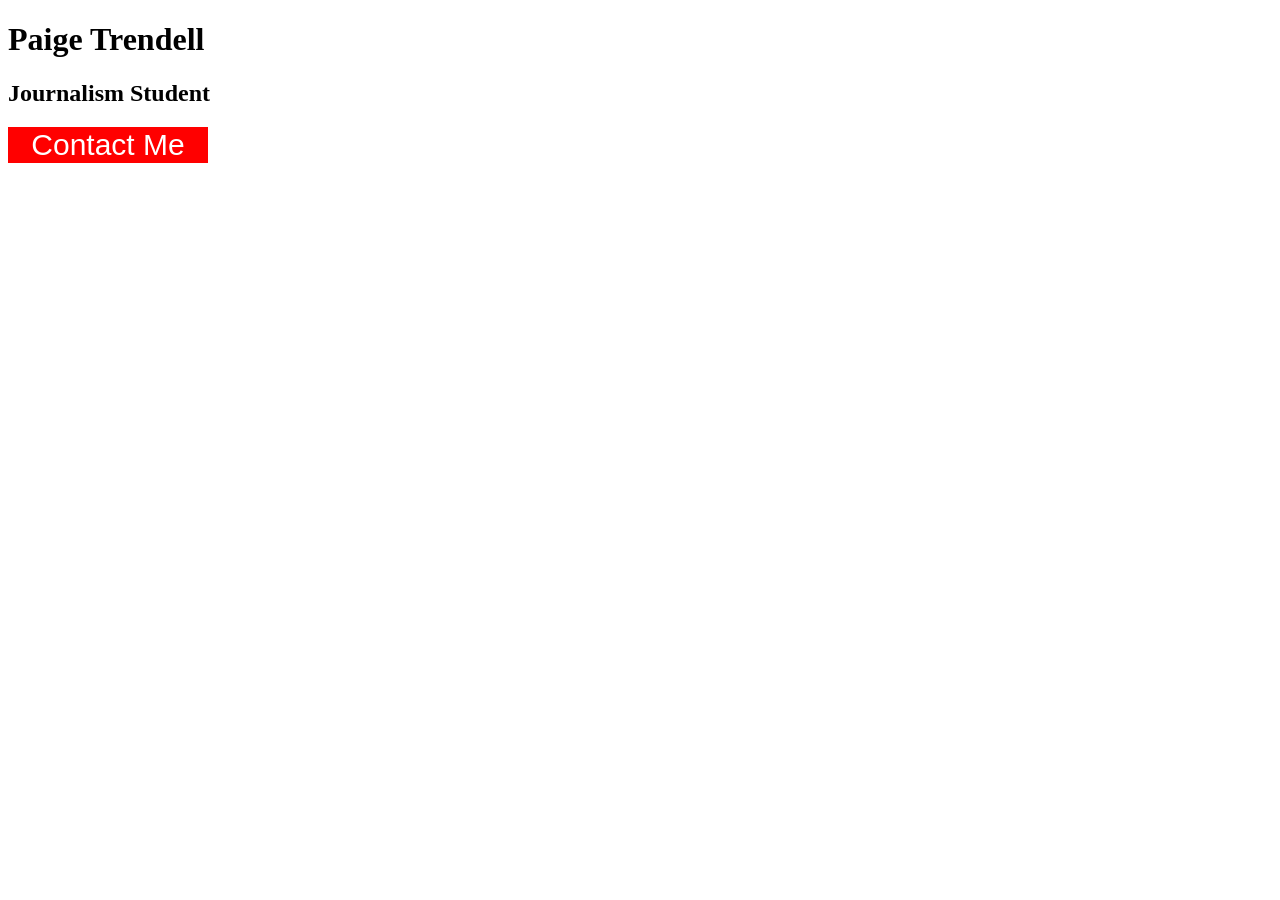
<file: button-assignment/index.html>
<!doctype html>
<html lang="en">
    <head>
        <title>Paige Trendell Button</title>
        <link href="style.css" rel="stylesheet" />
    </head>

    <body>
        <h1>Paige Trendell</h1>
        <h2>Journalism Student</h2>
        <button class="red-button">Contact Me</button>
    </body>
</html>
</file>
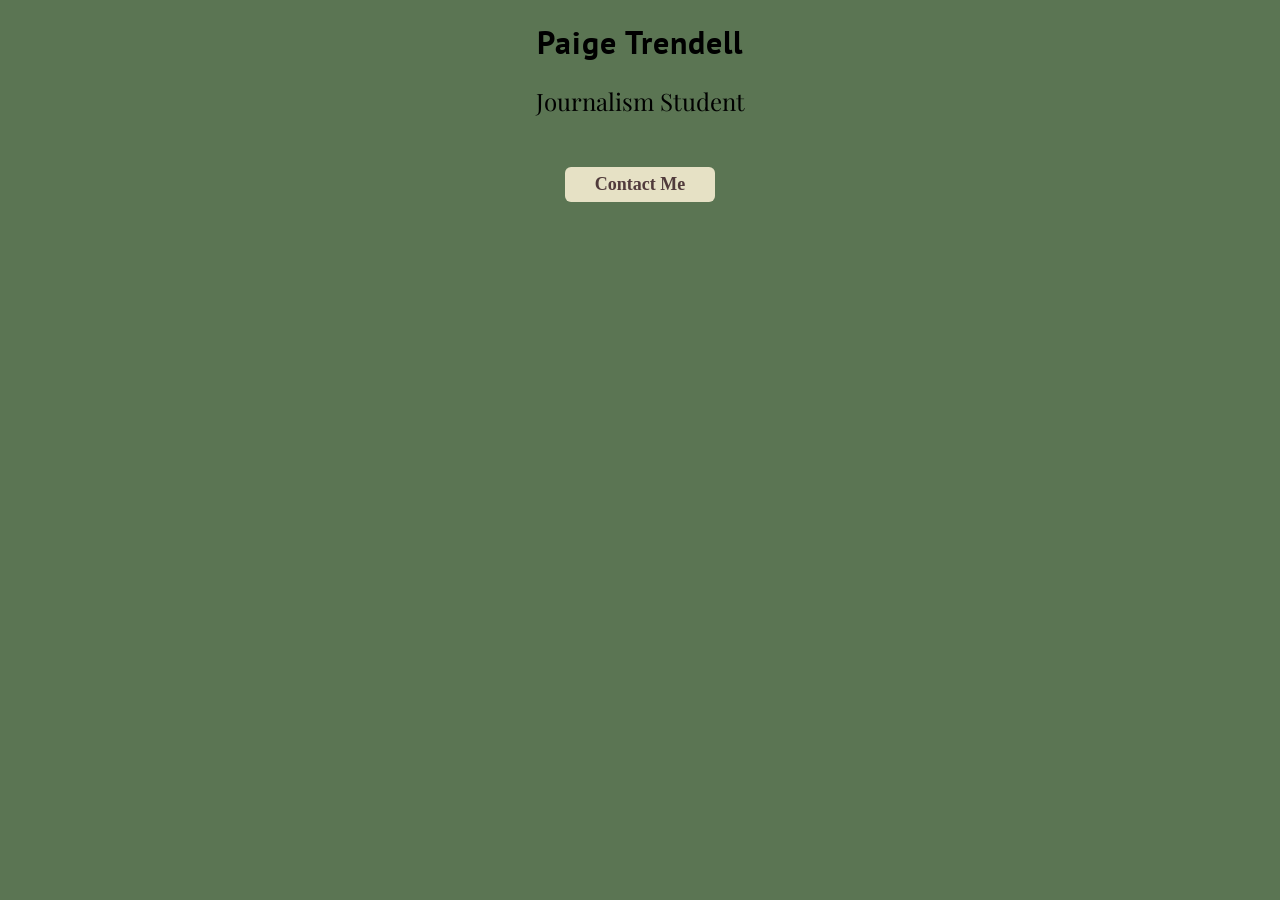
<file: contact-button-assignment/index.html>
<!doctype html>
<html lang="en">
    <head>
        <link rel="preconnect" href="https://fonts.googleapis.com" />
        <link rel="preconnect" href="https://fonts.gstatic.com" crossorigin />
        <link
            href="https://fonts.googleapis.com/css2?family=PT+Sans:ital,wght@0,400;0,700;1,400;1,700&family=Playfair+Display:ital,wght@0,400..900;1,400..900&display=swap"
            rel="stylesheet" />
        <link href="style.css" rel="stylesheet" />
        <title>Paige Trendell Button</title>
    </head>

    <body>
        <h1>Paige Trendell</h1>
        <h2>Journalism Student</h2>
        <button>Contact Me</button>
    </body>
</html>
</file>
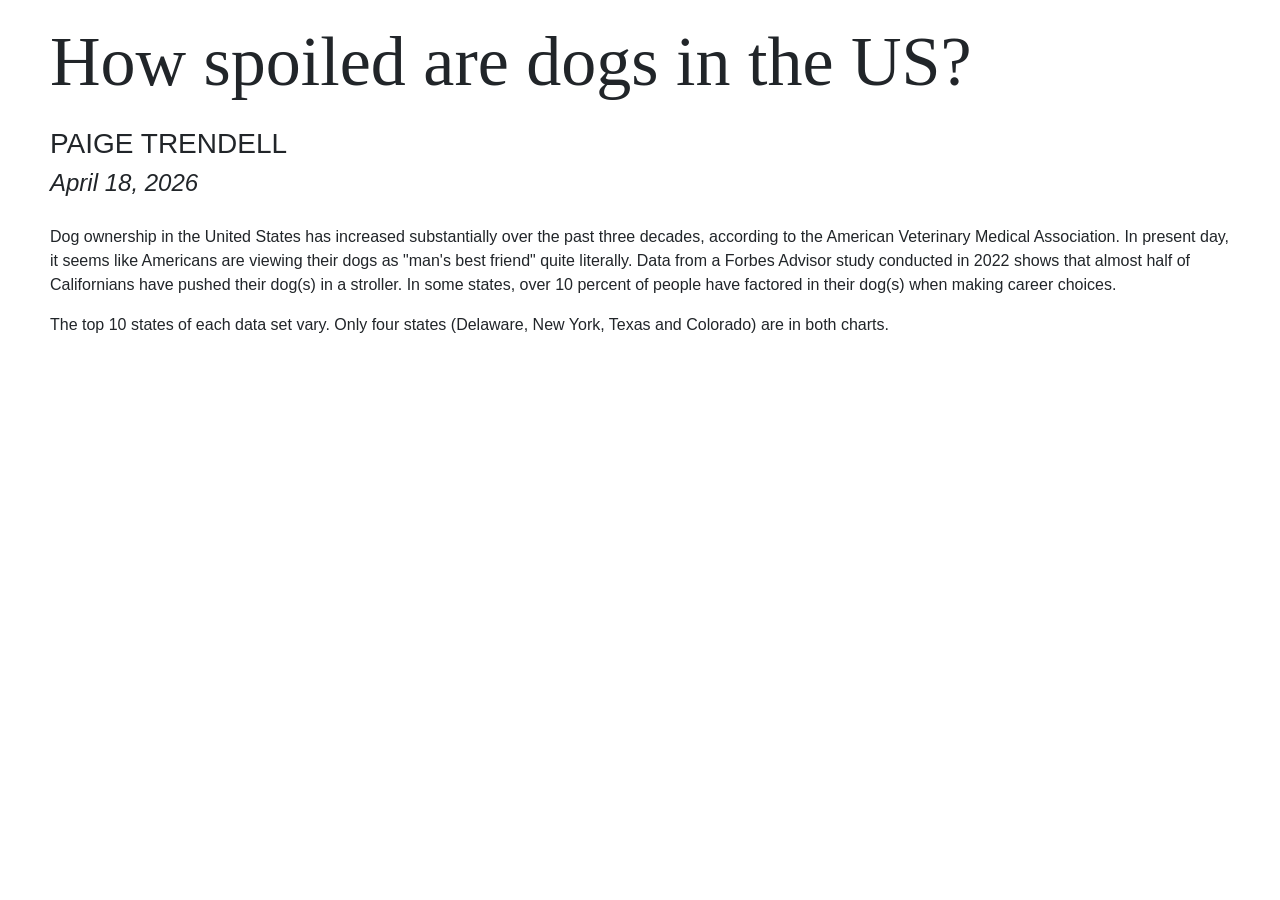
<file: data-viz-project/index.html>
<!doctype html>
<html lang="en">
          <head>
                    <title>Paige Trendell's Data Story</title>

                    <meta charset="utf-8" />

                    <meta name="viewport" content="width=device-width, initial-scale=1, shrink-to-fit=no" />

                    <!-- Bootstrap CSS -->

                    <link
                              href="https://cdn.jsdelivr.net/npm/bootstrap@5.3.8/dist/css/bootstrap.min.css"
                              rel="stylesheet"
                              integrity="sha384-sRIl4kxILFvY47J16cr9ZwB07vP4J8+LH7qKQnuqkuIAvNWLzeN8tE5YBujZqJLB"
                              crossorigin="anonymous" />
                    <link href="style.css" rel="stylesheet" />
          </head>

          <body>
                    <div id="article">
                              <h1>How spoiled are dogs in the US?</h1>

                              <h3 id="byline">Paige Trendell</h3>

                              <h4 id="date">April 18, 2026</h4>

                              <p>
                                        Dog ownership in the United States has increased substantially over the past
                                        three decades, according to the American Veterinary Medical Association. In
                                        present day, it seems like Americans are viewing their dogs as "man's best
                                        friend" quite literally. Data from a Forbes Advisor study conducted in 2022
                                        shows that almost half of Californians have pushed their dog(s) in a stroller.
                                        In some states, over 10 percent of people have factored in their dog(s) when
                                        making career choices.
                              </p>
                              <p>
                                        The top 10 states of each data set vary. Only four states (Delaware, New York,
                                        Texas and Colorado) are in both charts.
                              </p>

                              <div class="flourish-embed flourish-chart" data-src="visualisation/28599476">
                                        <script src="https://public.flourish.studio/resources/embed.js"></script>
                                        <noscript
                                                  ><img
                                                            src="https://public.flourish.studio/visualisation/28599476/thumbnail"
                                                            width="100%"
                                                            alt="visualization"
                                        /></noscript>
                              </div>

                              <div class="flourish-embed flourish-chart" data-src="visualisation/28599751">
                                        <script src="https://public.flourish.studio/resources/embed.js"></script>
                                        <noscript
                                                  ><img
                                                            src="https://public.flourish.studio/visualisation/28599751/thumbnail"
                                                            width="100%"
                                                            alt="visualization"
                                        /></noscript>
                              </div>
                    </div>
          </body>
</html>
</file>
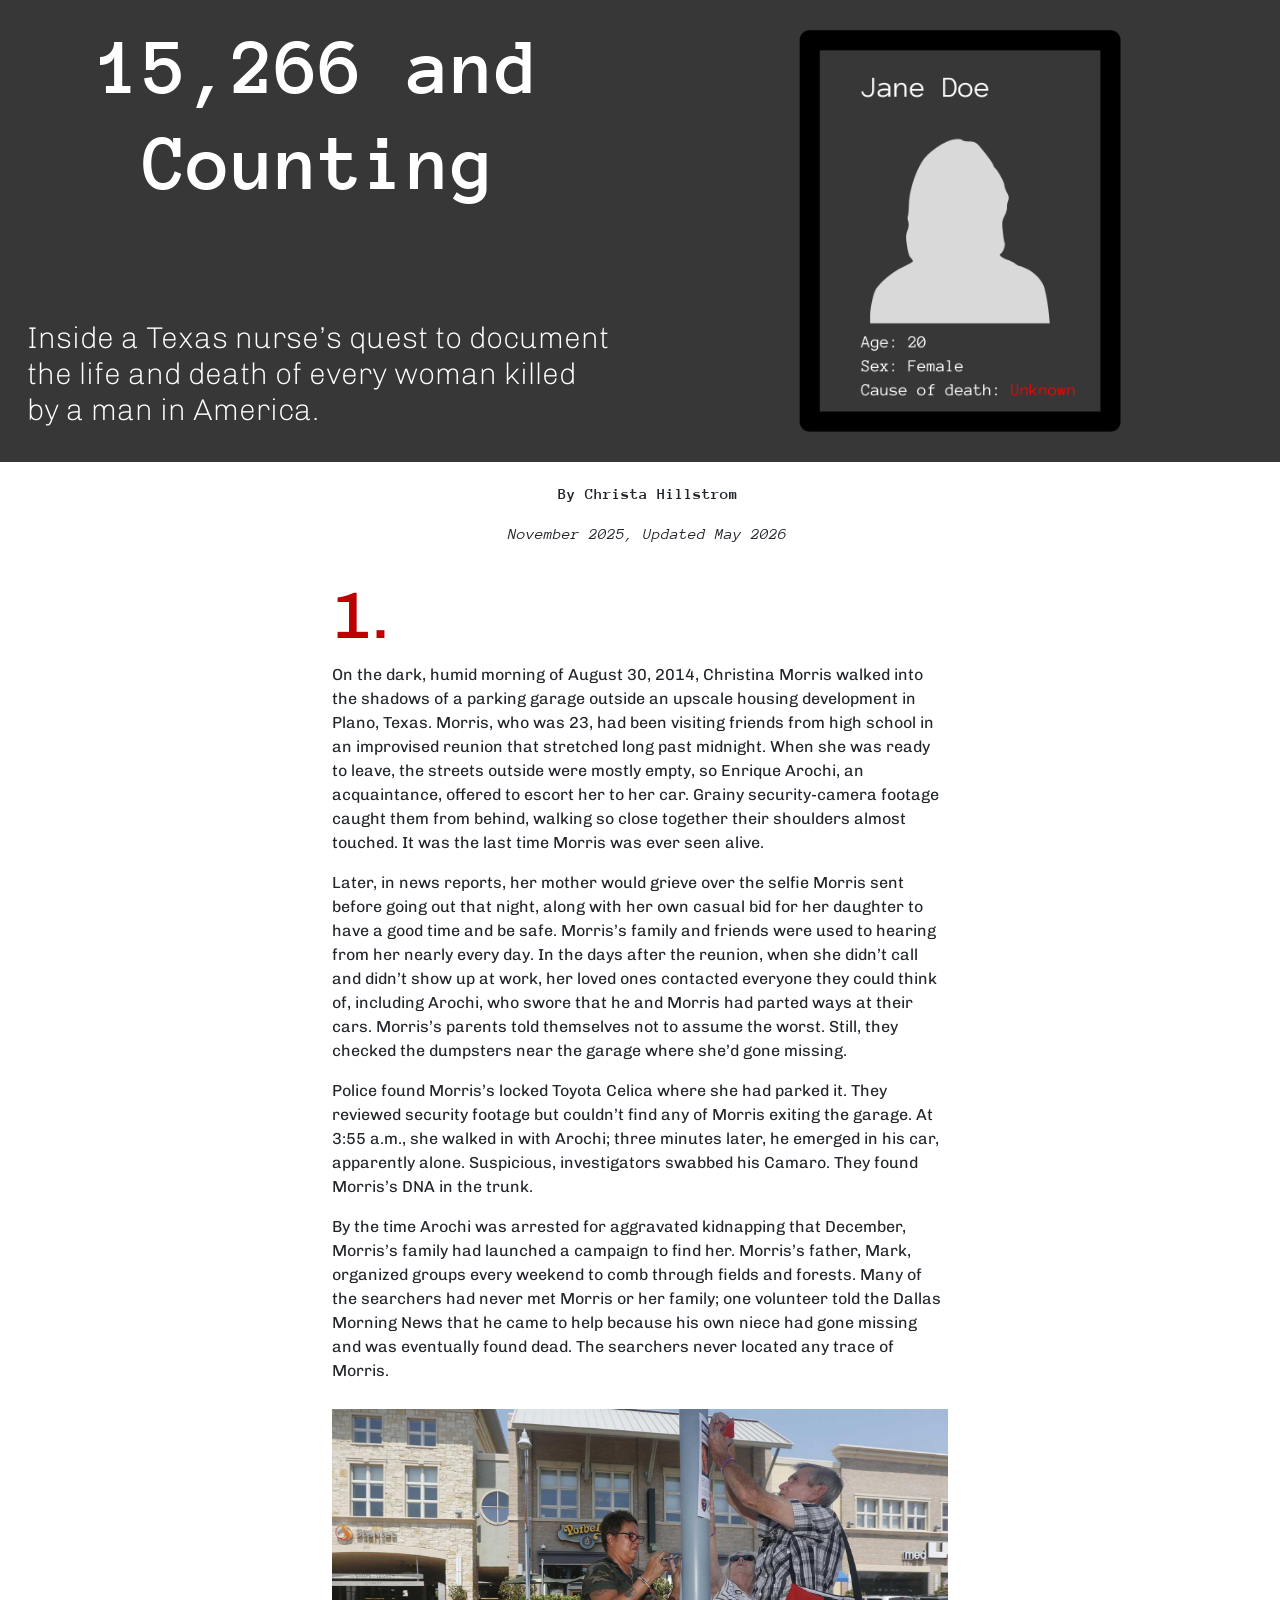
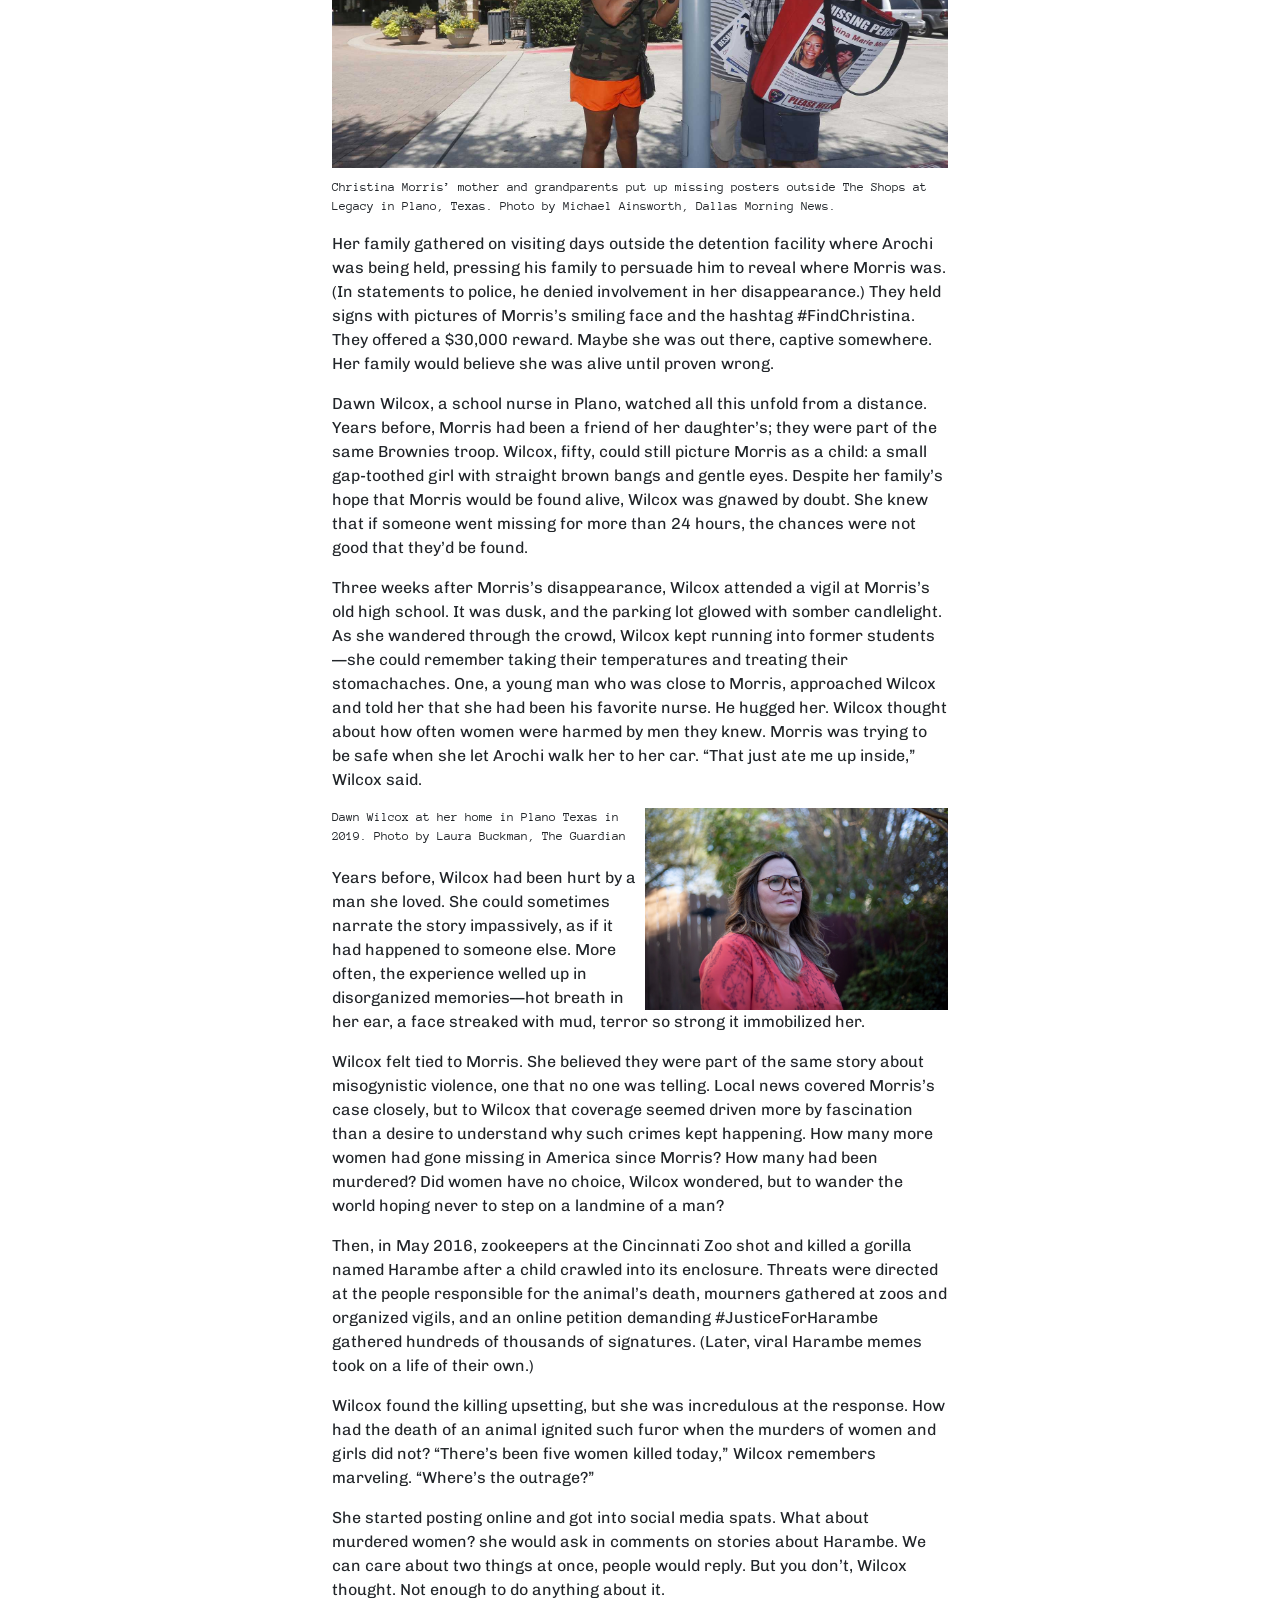
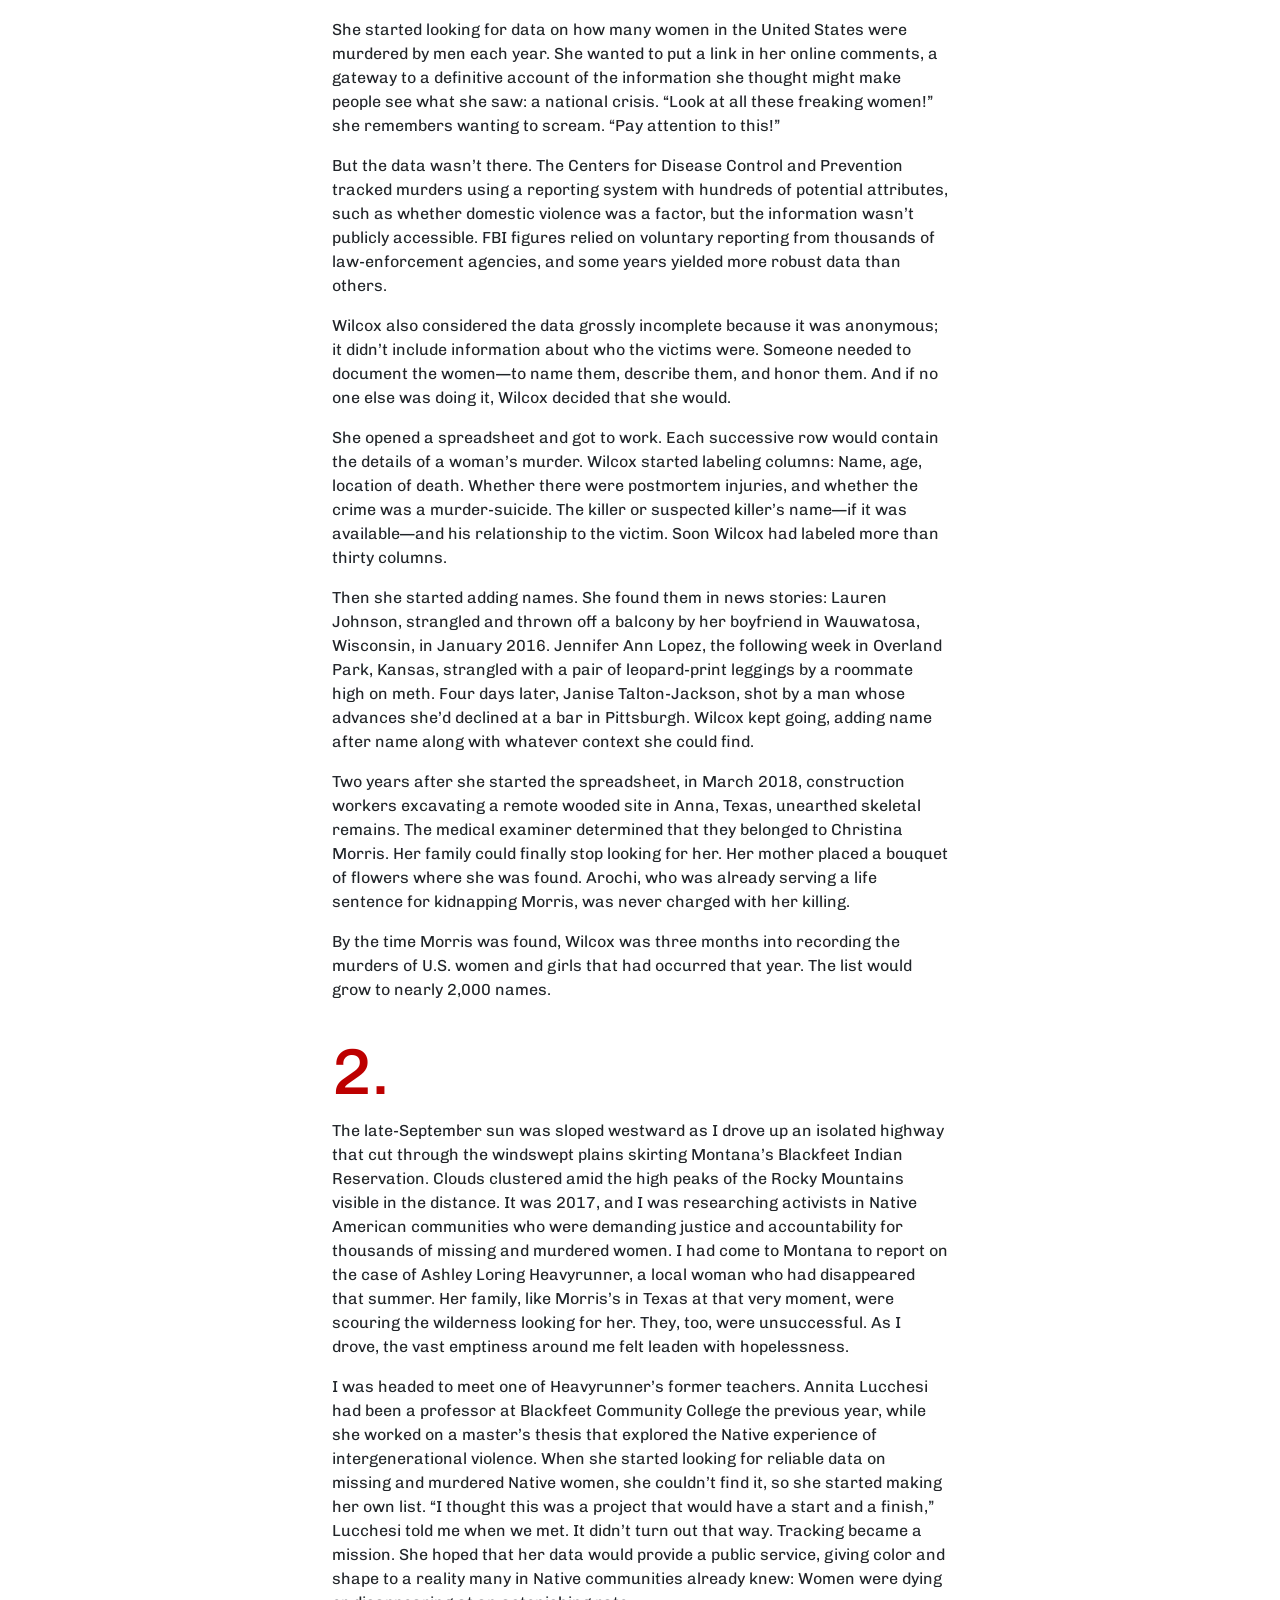
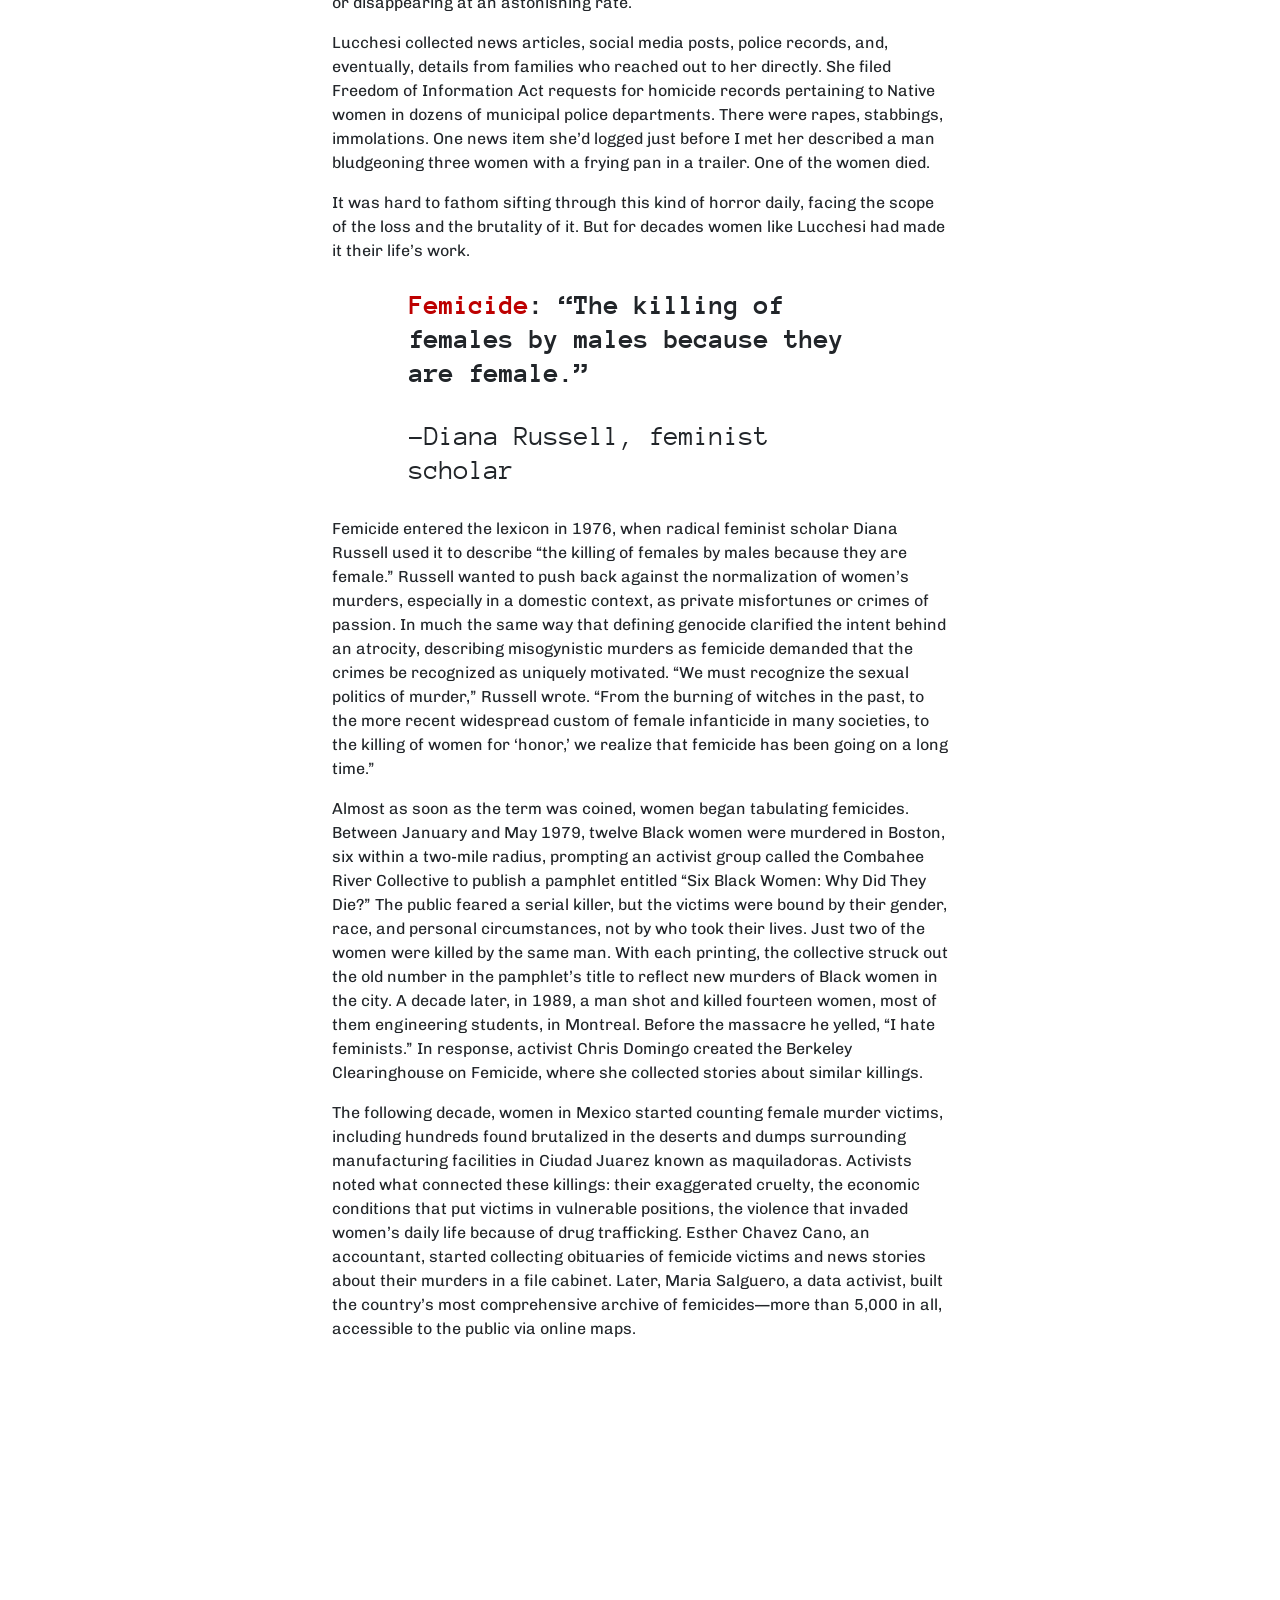
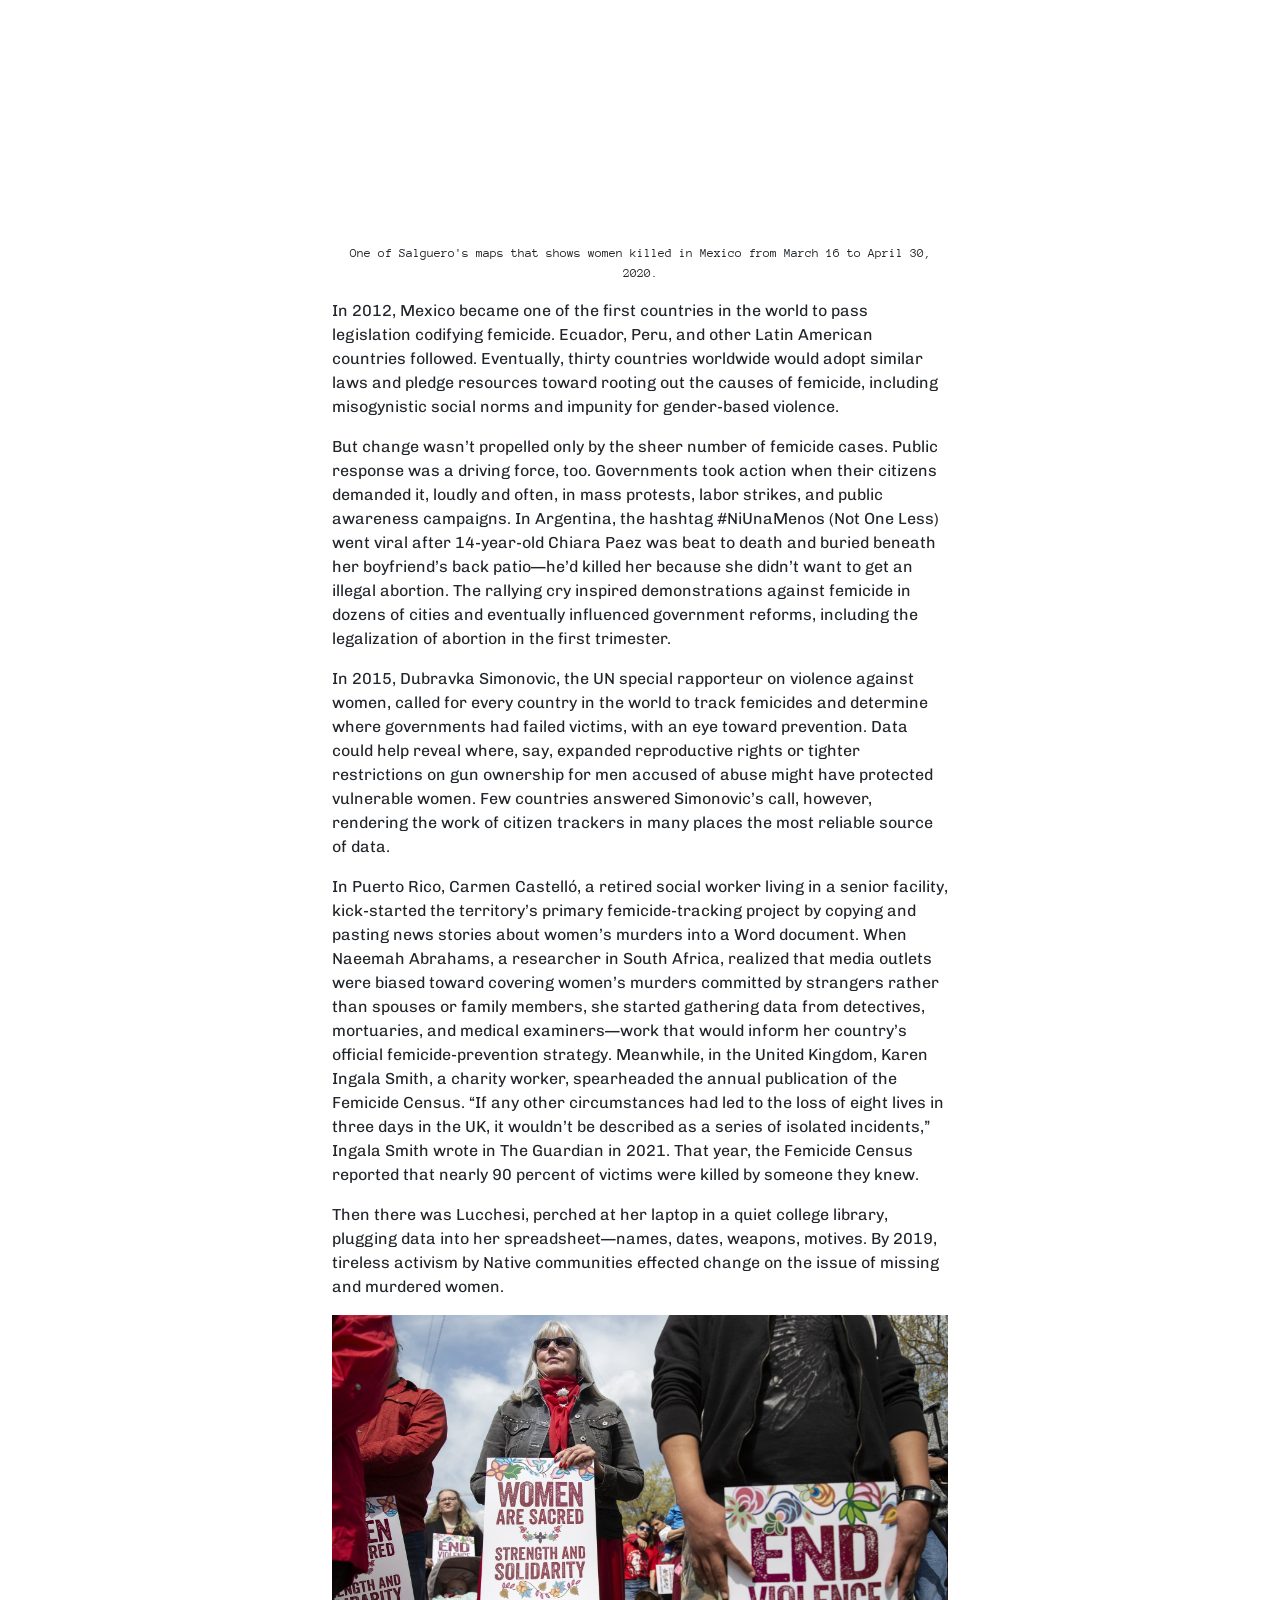
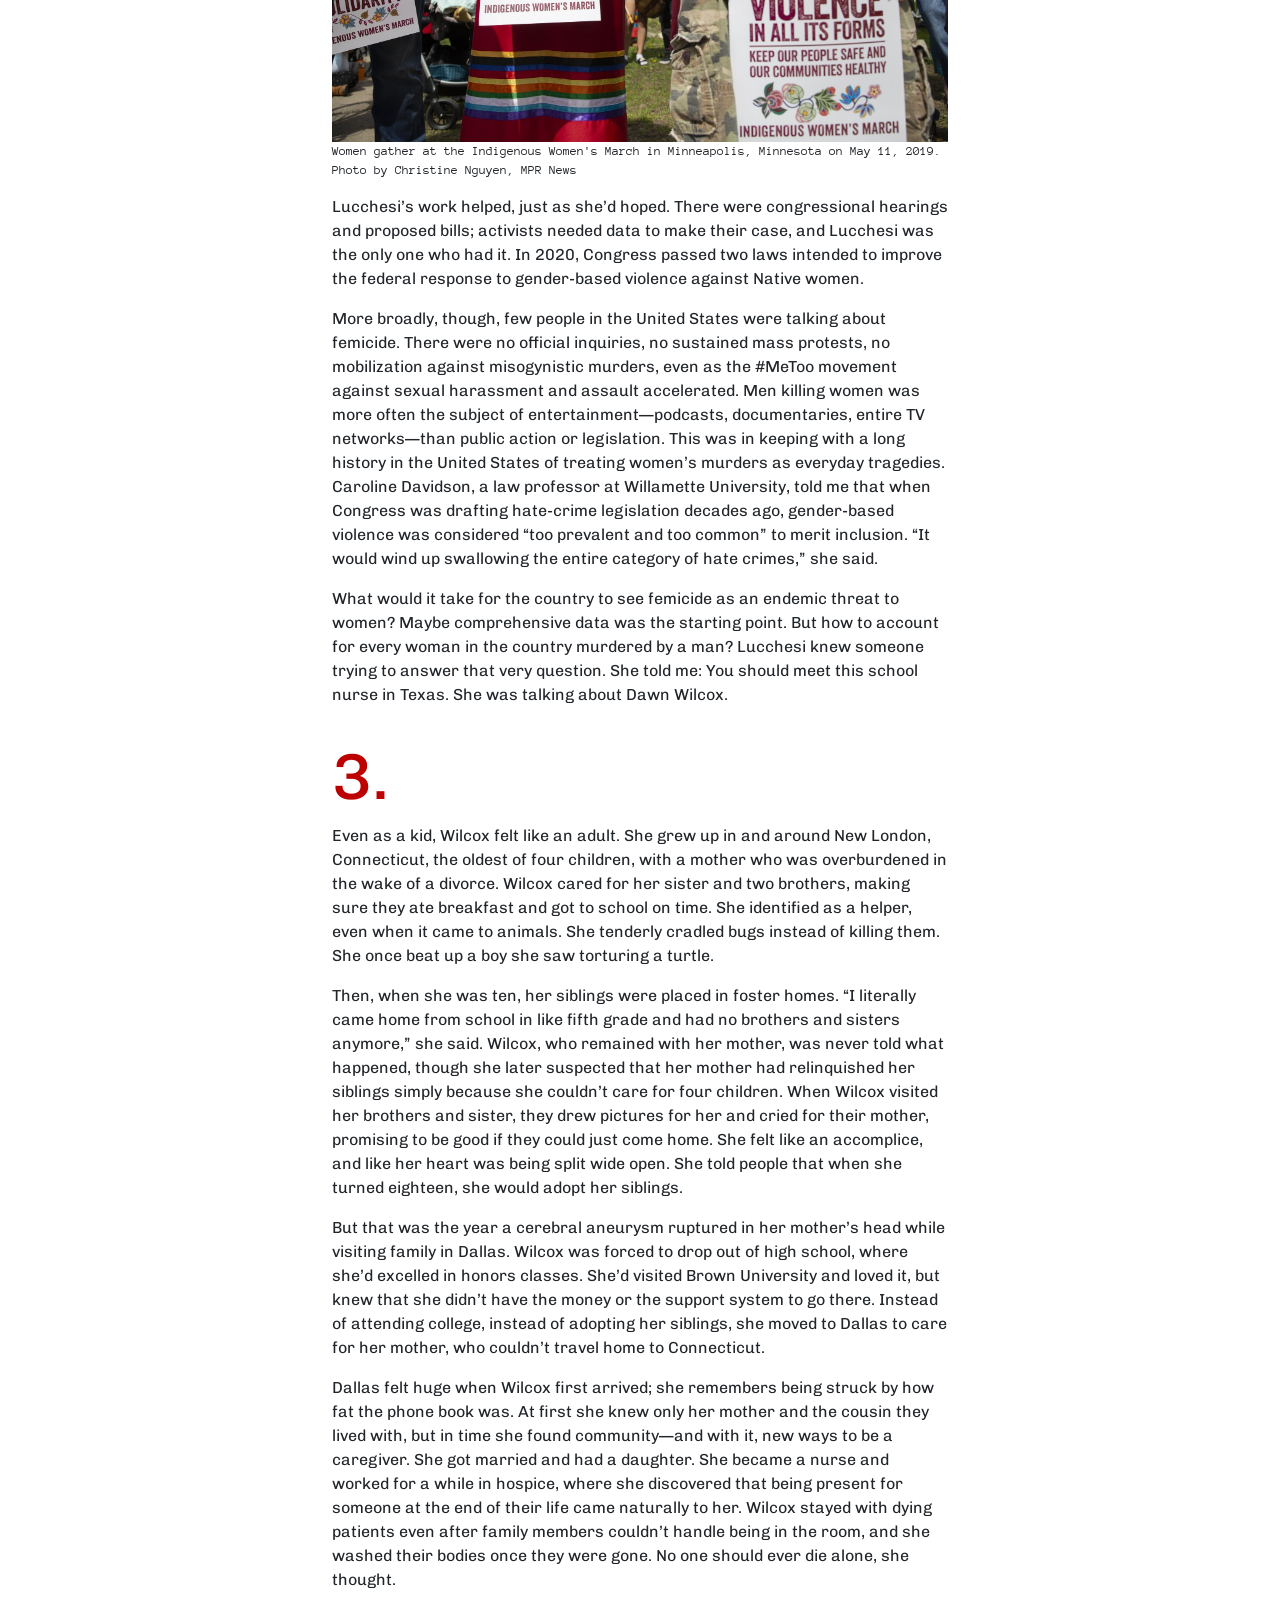
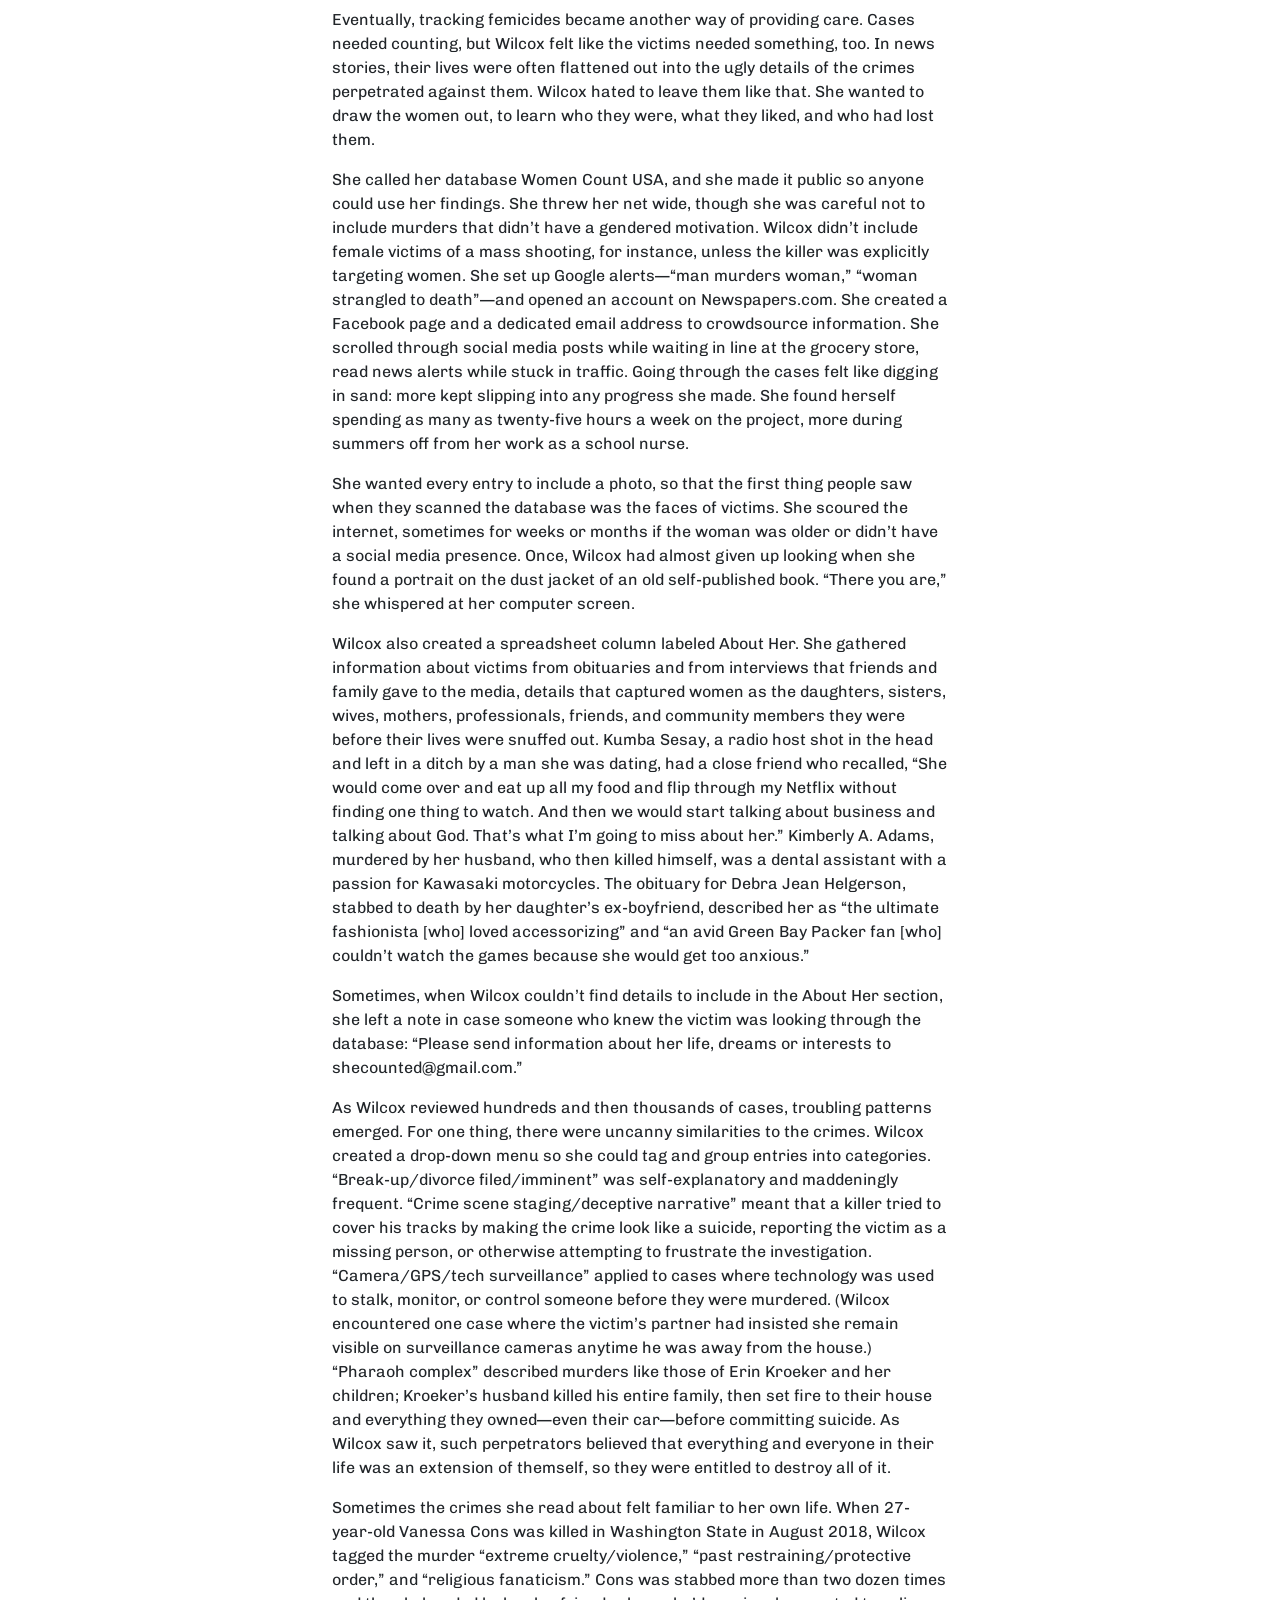
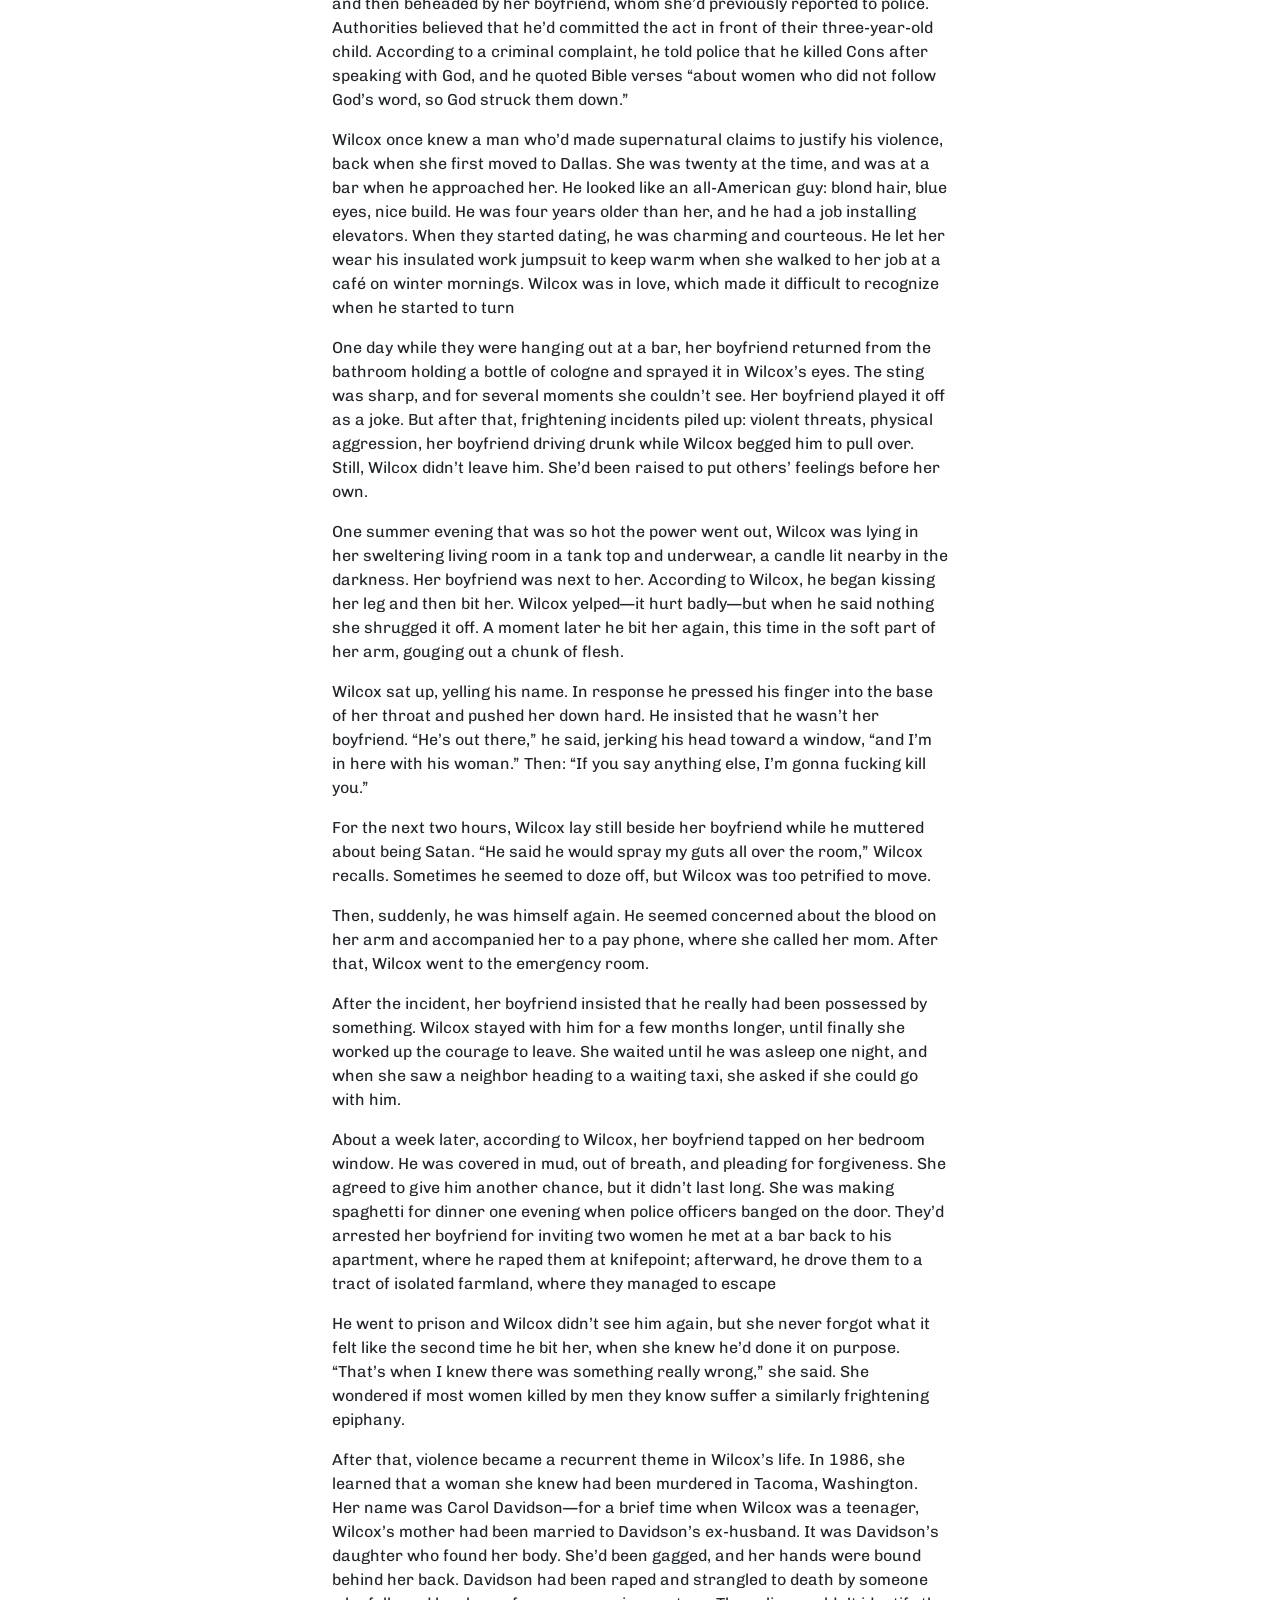
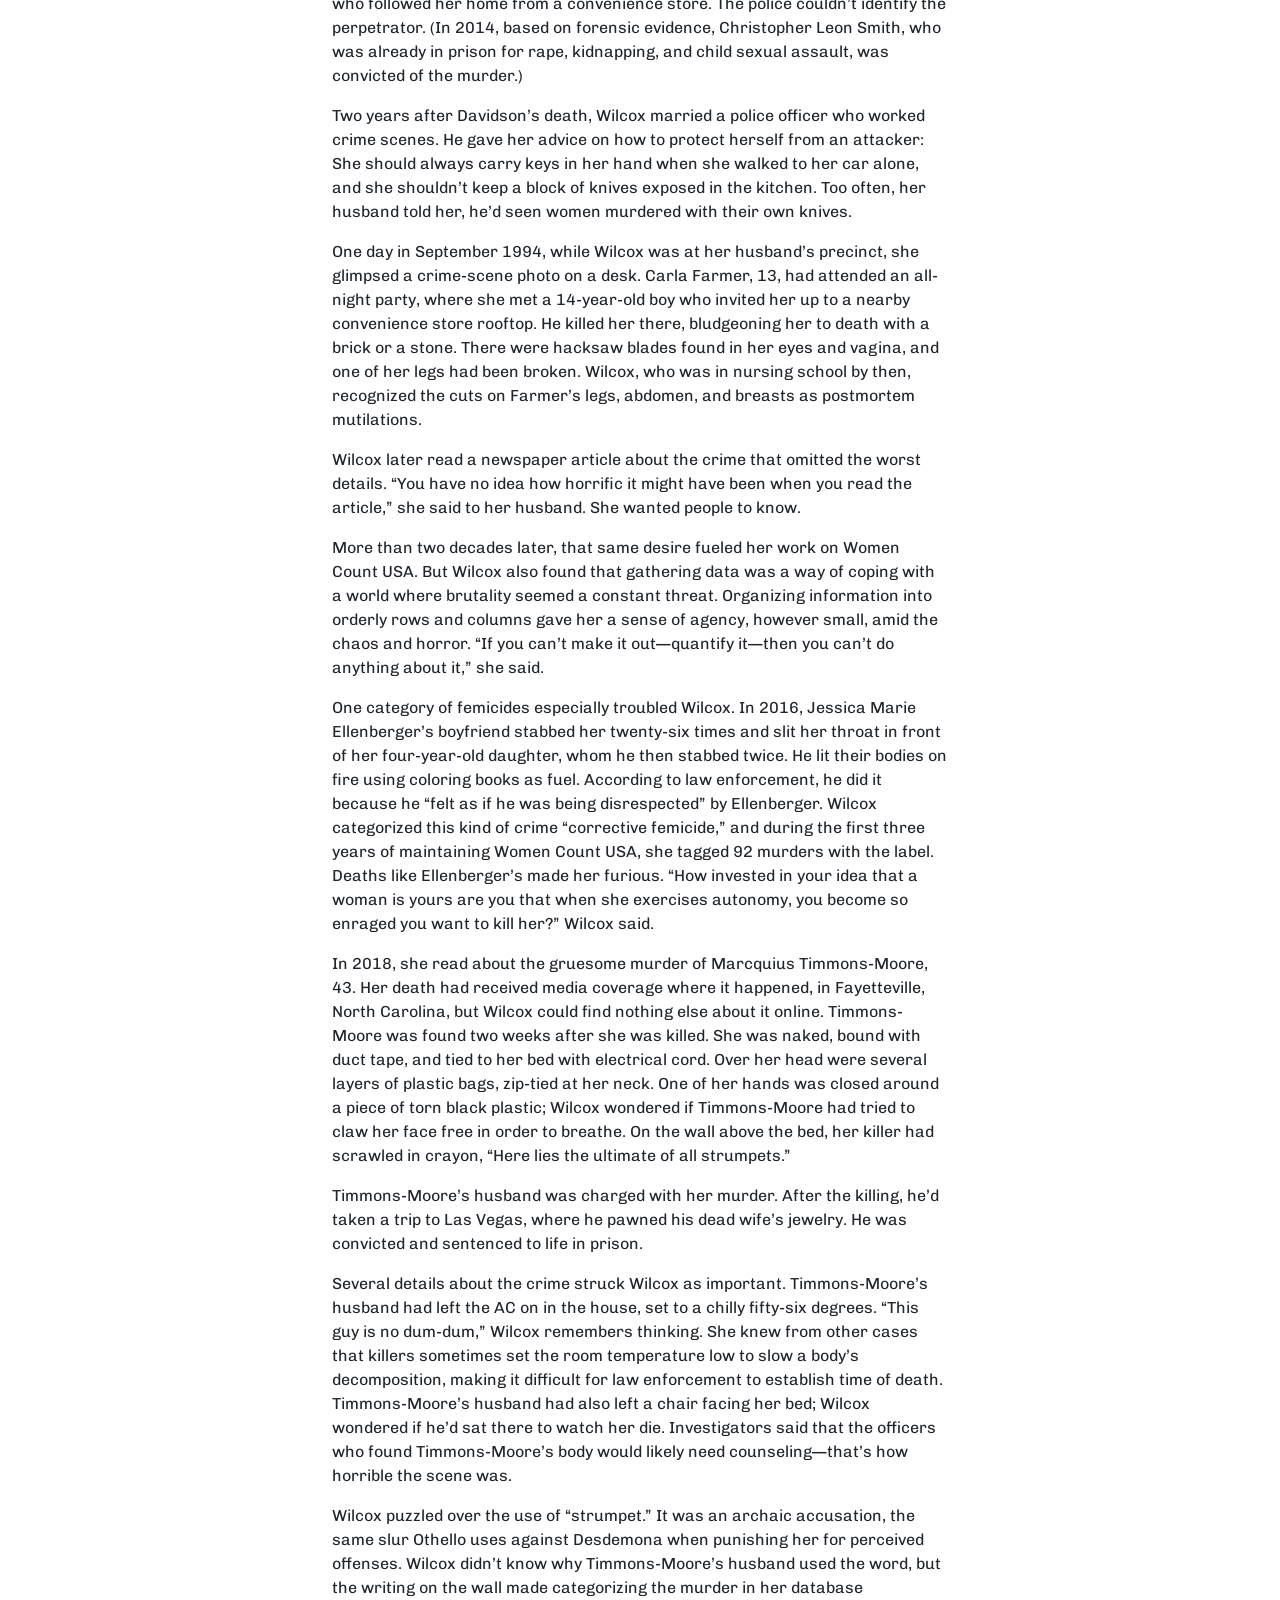
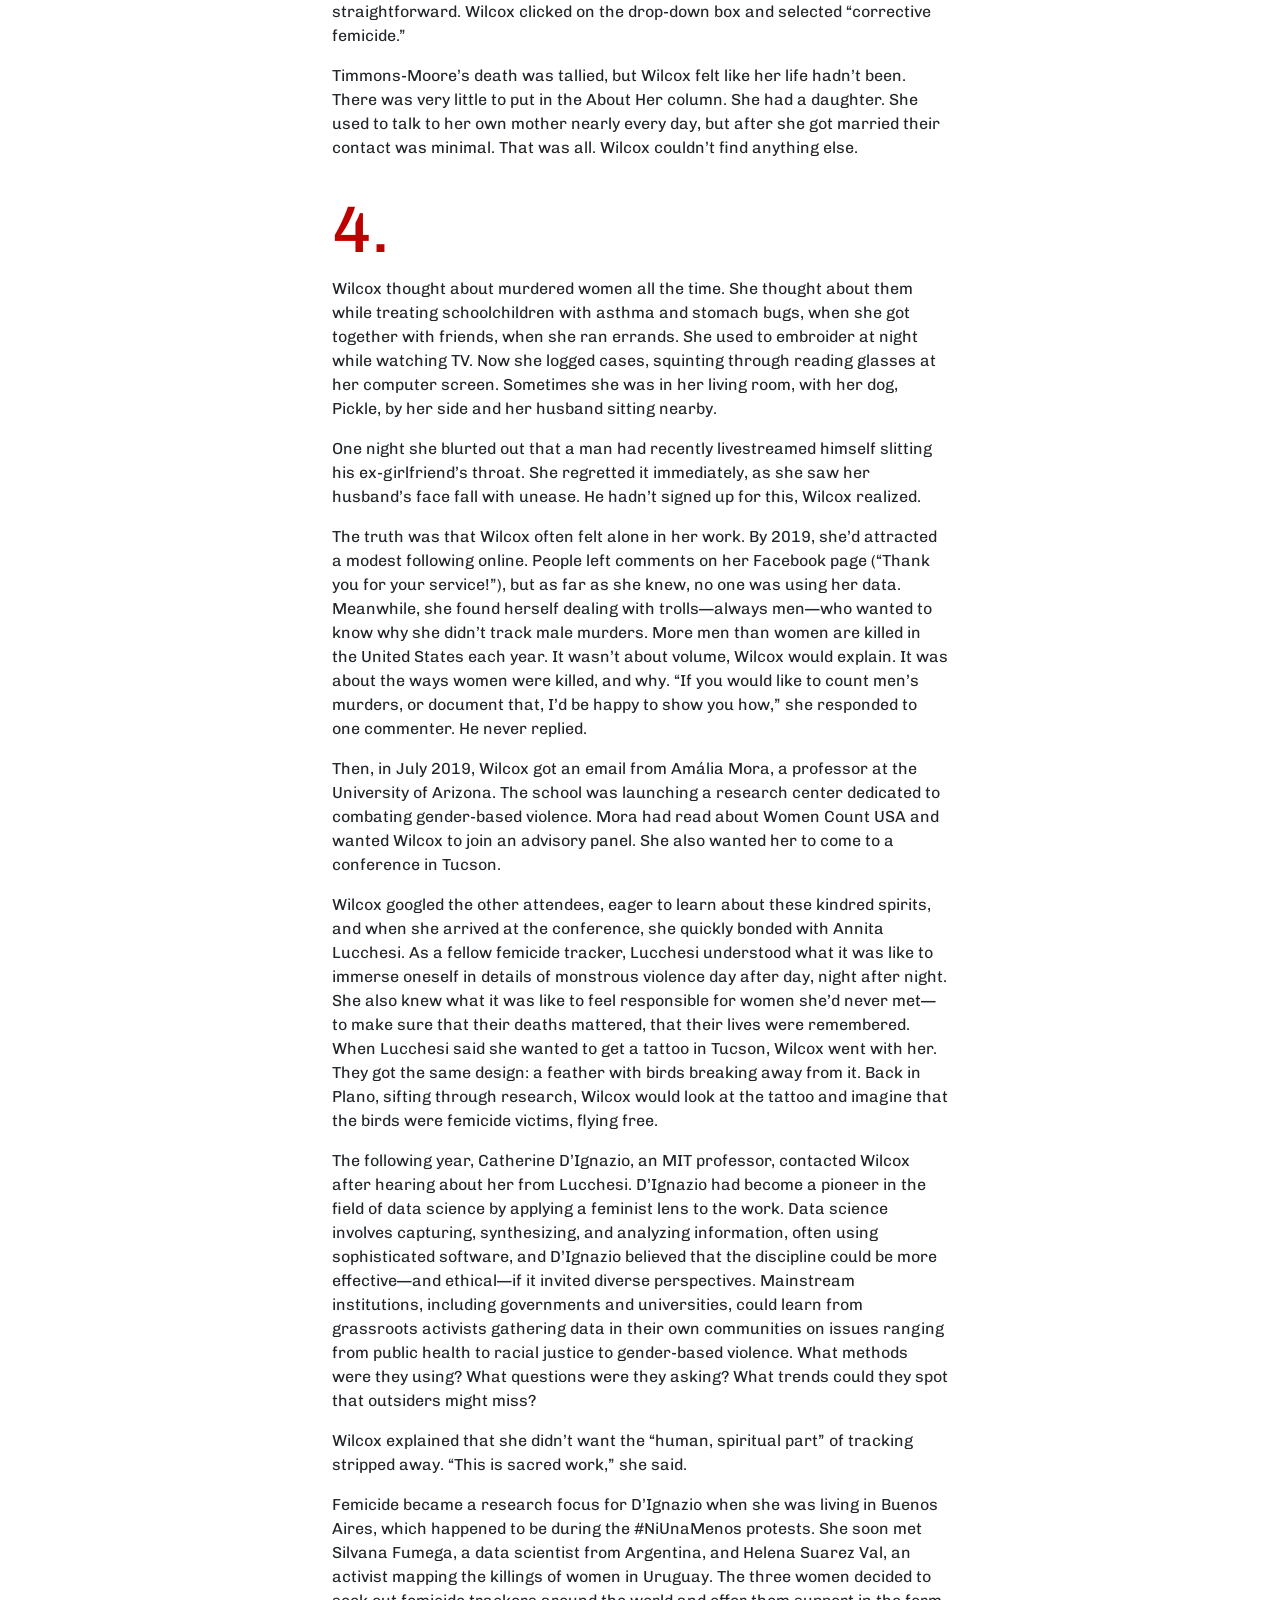
<file: final-project/index.html>
<!doctype html>
<html lang="en">
    <head>
        <title>Paige Trendell Final Project</title>

        <meta charset="utf-8" />
        <meta name="viewport" content="width=device-width, initial-scale=1, shrink-to-fit=no" />

        <link
            href="https://cdn.jsdelivr.net/npm/bootstrap@5.3.8/dist/css/bootstrap.min.css"
            rel="stylesheet"
            integrity="sha384-sRIl4kxILFvY47J16cr9ZwB07vP4J8+LH7qKQnuqkuIAvNWLzeN8tE5YBujZqJLB"
            crossorigin="anonymous" />
        <link rel="preconnect" href="https://fonts.googleapis.com" />
        <link rel="preconnect" href="https://fonts.gstatic.com" crossorigin />
        <link
            href="https://fonts.googleapis.com/css2?family=Anonymous+Pro:ital,wght@0,400;0,700;1,400;1,700&family=Chivo:ital,wght@0,100..900;1,100..900&family=Noto+Serif:ital,wght@0,100..900;1,100..900&display=swap"
            rel="stylesheet" />
        <link href="style.css" rel="stylesheet" />
    </head>

    <body>
        <div class="container-fluid">
            <div class="row" id="image_section">
                <div class="col-sm-6" id="headline">
                    <h1>15,266 and Counting</h1>
                    <h3 id="title_description">
                        Inside a Texas nurse’s quest to document the life and death of every woman killed by a man in
                        America.
                    </h3>
                </div>
                <div class="col-sm-6">
                    <img src="headline_dark.png" class="image" id="headline_img" alt="Jane Doe Graphic" />
                </div>
            </div>
            <div class="row">
                <div class="col-sm-12">
                    <p id="author">By Christa Hillstrom</p>
                    <p id="date">November 2025, Updated May 2026</p>
                </div>
            </div>
            <div class="row">
                <div class="col-sm-3"></div>
                <div class="col-sm-6">
                    <h2>1.</h2>
                    <p>
                        On the dark, humid morning of August 30, 2014, Christina Morris walked into the shadows of a
                        parking garage outside an upscale housing development in Plano, Texas. Morris, who was 23, had
                        been visiting friends from high school in an improvised reunion that stretched long past
                        midnight. When she was ready to leave, the streets outside were mostly empty, so Enrique Arochi,
                        an acquaintance, offered to escort her to her car. Grainy security-camera footage caught them
                        from behind, walking so close together their shoulders almost touched. It was the last time
                        Morris was ever seen alive.
                    </p>
                    <p>
                        Later, in news reports, her mother would grieve over the selfie Morris sent before going out
                        that night, along with her own casual bid for her daughter to have a good time and be safe.
                        Morris’s family and friends were used to hearing from her nearly every day. In the days after
                        the reunion, when she didn’t call and didn’t show up at work, her loved ones contacted everyone
                        they could think of, including Arochi, who swore that he and Morris had parted ways at their
                        cars. Morris’s parents told themselves not to assume the worst. Still, they checked the
                        dumpsters near the garage where she’d gone missing.
                    </p>
                    <p>
                        Police found Morris’s locked Toyota Celica where she had parked it. They reviewed security
                        footage but couldn’t find any of Morris exiting the garage. At 3:55 a.m., she walked in with
                        Arochi; three minutes later, he emerged in his car, apparently alone. Suspicious, investigators
                        swabbed his Camaro. They found Morris’s DNA in the trunk.
                    </p>
                    <p>
                        By the time Arochi was arrested for aggravated kidnapping that December, Morris’s family had
                        launched a campaign to find her. Morris’s father, Mark, organized groups every weekend to comb
                        through fields and forests. Many of the searchers had never met Morris or her family; one
                        volunteer told the Dallas Morning News that he came to help because his own niece had gone
                        missing and was eventually found dead. The searchers never located any trace of Morris.
                    </p>
                    <img src="posters1.jpg" id="posters_img" alt="Family putting up missing person posters" />
                    <p class="caption">
                        Christina Morris’ mother and grandparents put up missing posters outside The Shops at Legacy in
                        Plano, Texas. Photo by Michael Ainsworth, Dallas Morning News.
                    </p>
                    <p>
                        Her family gathered on visiting days outside the detention facility where Arochi was being held,
                        pressing his family to persuade him to reveal where Morris was. (In statements to police, he
                        denied involvement in her disappearance.) They held signs with pictures of Morris’s smiling face
                        and the hashtag #FindChristina. They offered a $30,000 reward. Maybe she was out there, captive
                        somewhere. Her family would believe she was alive until proven wrong.
                    </p>
                    <p>
                        Dawn Wilcox, a school nurse in Plano, watched all this unfold from a distance. Years before,
                        Morris had been a friend of her daughter’s; they were part of the same Brownies troop. Wilcox,
                        fifty, could still picture Morris as a child: a small gap-toothed girl with straight brown bangs
                        and gentle eyes. Despite her family’s hope that Morris would be found alive, Wilcox was gnawed
                        by doubt. She knew that if someone went missing for more than 24 hours, the chances were not
                        good that they’d be found.
                    </p>
                    <p>
                        Three weeks after Morris’s disappearance, Wilcox attended a vigil at Morris’s old high school.
                        It was dusk, and the parking lot glowed with somber candlelight. As she wandered through the
                        crowd, Wilcox kept running into former students—she could remember taking their temperatures and
                        treating their stomachaches. One, a young man who was close to Morris, approached Wilcox and
                        told her that she had been his favorite nurse. He hugged her. Wilcox thought about how often
                        women were harmed by men they knew. Morris was trying to be safe when she let Arochi walk her to
                        her car. “That just ate me up inside,” Wilcox said.
                    </p>
                    <figure>
                        <img src="dawn_wilcox.jpg" id="wilcox_img" alt="Headshot of Dawn Wilcox" />
                        <figcaption>
                            <p class="caption" id="wilcox_caption">
                                Dawn Wilcox at her home in Plano Texas in 2019. Photo by Laura Buckman, The Guardian
                            </p>
                        </figcaption>
                    </figure>
                    <p id="wilcox_paragraph">
                        Years before, Wilcox had been hurt by a man she loved. She could sometimes narrate the story
                        impassively, as if it had happened to someone else. More often, the experience welled up in
                        disorganized memories—hot breath in her ear, a face streaked with mud, terror so strong it
                        immobilized her.
                    </p>
                    <p>
                        Wilcox felt tied to Morris. She believed they were part of the same story about misogynistic
                        violence, one that no one was telling. Local news covered Morris’s case closely, but to Wilcox
                        that coverage seemed driven more by fascination than a desire to understand why such crimes kept
                        happening. How many more women had gone missing in America since Morris? How many had been
                        murdered? Did women have no choice, Wilcox wondered, but to wander the world hoping never to
                        step on a landmine of a man?
                    </p>
                    <p>
                        Then, in May 2016, zookeepers at the Cincinnati Zoo shot and killed a gorilla named Harambe
                        after a child crawled into its enclosure. Threats were directed at the people responsible for
                        the animal’s death, mourners gathered at zoos and organized vigils, and an online petition
                        demanding #JusticeForHarambe gathered hundreds of thousands of signatures. (Later, viral Harambe
                        memes took on a life of their own.)
                    </p>
                    <p>
                        Wilcox found the killing upsetting, but she was incredulous at the response. How had the death
                        of an animal ignited such furor when the murders of women and girls did not? “There’s been five
                        women killed today,” Wilcox remembers marveling. “Where’s the outrage?”
                    </p>
                    <p>
                        She started posting online and got into social media spats. What about murdered women? she would
                        ask in comments on stories about Harambe. We can care about two things at once, people would
                        reply. But you don’t, Wilcox thought. Not enough to do anything about it.
                    </p>
                    <p>
                        She started looking for data on how many women in the United States were murdered by men each
                        year. She wanted to put a link in her online comments, a gateway to a definitive account of the
                        information she thought might make people see what she saw: a national crisis. “Look at all
                        these freaking women!” she remembers wanting to scream. “Pay attention to this!”
                    </p>
                    <p>
                        But the data wasn’t there. The Centers for Disease Control and Prevention tracked murders using
                        a reporting system with hundreds of potential attributes, such as whether domestic violence was
                        a factor, but the information wasn’t publicly accessible. FBI figures relied on voluntary
                        reporting from thousands of law-enforcement agencies, and some years yielded more robust data
                        than others.
                    </p>
                    <p>
                        Wilcox also considered the data grossly incomplete because it was anonymous; it didn’t include
                        information about who the victims were. Someone needed to document the women—to name them,
                        describe them, and honor them. And if no one else was doing it, Wilcox decided that she would.
                    </p>
                    <p>
                        She opened a spreadsheet and got to work. Each successive row would contain the details of a
                        woman’s murder. Wilcox started labeling columns: Name, age, location of death. Whether there
                        were postmortem injuries, and whether the crime was a murder-suicide. The killer or suspected
                        killer’s name—if it was available—and his relationship to the victim. Soon Wilcox had labeled
                        more than thirty columns.
                    </p>
                    <div class="flourish-embed flourish-number-ticker" data-src="visualisation/28873761">
                        <script src="https://public.flourish.studio/resources/embed.js"></script>
                        <noscript
                            ><img
                                src="https://public.flourish.studio/visualisation/28873761/thumbnail"
                                width="100%"
                                alt="number-ticker visualization"
                        /></noscript>
                    </div>
                    <p>
                        Then she started adding names. She found them in news stories: Lauren Johnson, strangled and
                        thrown off a balcony by her boyfriend in Wauwatosa, Wisconsin, in January 2016. Jennifer Ann
                        Lopez, the following week in Overland Park, Kansas, strangled with a pair of leopard-print
                        leggings by a roommate high on meth. Four days later, Janise Talton-Jackson, shot by a man whose
                        advances she’d declined at a bar in Pittsburgh. Wilcox kept going, adding name after name along
                        with whatever context she could find.
                    </p>
                    <p>
                        Two years after she started the spreadsheet, in March 2018, construction workers excavating a
                        remote wooded site in Anna, Texas, unearthed skeletal remains. The medical examiner determined
                        that they belonged to Christina Morris. Her family could finally stop looking for her. Her
                        mother placed a bouquet of flowers where she was found. Arochi, who was already serving a life
                        sentence for kidnapping Morris, was never charged with her killing.
                    </p>
                    <p>
                        By the time Morris was found, Wilcox was three months into recording the murders of U.S. women
                        and girls that had occurred that year. The list would grow to nearly 2,000 names.
                    </p>
                    <div class="flourish-embed flourish-timeline" data-src="visualisation/28820116">
                        <script src="https://public.flourish.studio/resources/embed.js"></script>
                        <noscript
                            ><img
                                src="https://public.flourish.studio/visualisation/28820116/thumbnail"
                                width="100%"
                                alt="timeline visualization"
                        /></noscript>
                    </div>
                    <h2>2.</h2>
                    <p>
                        The late-September sun was sloped westward as I drove up an isolated highway that cut through
                        the windswept plains skirting Montana’s Blackfeet Indian Reservation. Clouds clustered amid the
                        high peaks of the Rocky Mountains visible in the distance. It was 2017, and I was researching
                        activists in Native American communities who were demanding justice and accountability for
                        thousands of missing and murdered women. I had come to Montana to report on the case of Ashley
                        Loring Heavyrunner, a local woman who had disappeared that summer. Her family, like Morris’s in
                        Texas at that very moment, were scouring the wilderness looking for her. They, too, were
                        unsuccessful. As I drove, the vast emptiness around me felt leaden with hopelessness.
                    </p>
                    <p>
                        I was headed to meet one of Heavyrunner’s former teachers. Annita Lucchesi had been a professor
                        at Blackfeet Community College the previous year, while she worked on a master’s thesis that
                        explored the Native experience of intergenerational violence. When she started looking for
                        reliable data on missing and murdered Native women, she couldn’t find it, so she started making
                        her own list. “I thought this was a project that would have a start and a finish,” Lucchesi told
                        me when we met. It didn’t turn out that way. Tracking became a mission. She hoped that her data
                        would provide a public service, giving color and shape to a reality many in Native communities
                        already knew: Women were dying or disappearing at an astonishing rate.
                    </p>
                    <p>
                        Lucchesi collected news articles, social media posts, police records, and, eventually, details
                        from families who reached out to her directly. She filed Freedom of Information Act requests for
                        homicide records pertaining to Native women in dozens of municipal police departments. There
                        were rapes, stabbings, immolations. One news item she’d logged just before I met her described a
                        man bludgeoning three women with a frying pan in a trailer. One of the women died.
                    </p>
                    <p>
                        It was hard to fathom sifting through this kind of horror daily, facing the scope of the loss
                        and the brutality of it. But for decades women like Lucchesi had made it their life’s work.
                    </p>
                    <h3 id="quote">
                        <span class="red">Femicide</span>: “The killing of females by males because they are female.”
                    </h3>
                    <h3 id="quote_source">-Diana Russell, feminist scholar</h3>
                    <p>
                        Femicide entered the lexicon in 1976, when radical feminist scholar Diana Russell used it to
                        describe “the killing of females by males because they are female.” Russell wanted to push back
                        against the normalization of women’s murders, especially in a domestic context, as private
                        misfortunes or crimes of passion. In much the same way that defining genocide clarified the
                        intent behind an atrocity, describing misogynistic murders as femicide demanded that the crimes
                        be recognized as uniquely motivated. “We must recognize the sexual politics of murder,” Russell
                        wrote. “From the burning of witches in the past, to the more recent widespread custom of female
                        infanticide in many societies, to the killing of women for ‘honor,’ we realize that femicide has
                        been going on a long time.”
                    </p>
                    <p>
                        Almost as soon as the term was coined, women began tabulating femicides. Between January and May
                        1979, twelve Black women were murdered in Boston, six within a two-mile radius, prompting an
                        activist group called the Combahee River Collective to publish a pamphlet entitled “Six Black
                        Women: Why Did They Die?” The public feared a serial killer, but the victims were bound by their
                        gender, race, and personal circumstances, not by who took their lives. Just two of the women
                        were killed by the same man. With each printing, the collective struck out the old number in the
                        pamphlet’s title to reflect new murders of Black women in the city. A decade later, in 1989, a
                        man shot and killed fourteen women, most of them engineering students, in Montreal. Before the
                        massacre he yelled, “I hate feminists.” In response, activist Chris Domingo created the Berkeley
                        Clearinghouse on Femicide, where she collected stories about similar killings.
                    </p>
                    <p>
                        The following decade, women in Mexico started counting female murder victims, including hundreds
                        found brutalized in the deserts and dumps surrounding manufacturing facilities in Ciudad Juarez
                        known as maquiladoras. Activists noted what connected these killings: their exaggerated cruelty,
                        the economic conditions that put victims in vulnerable positions, the violence that invaded
                        women’s daily life because of drug trafficking. Esther Chavez Cano, an accountant, started
                        collecting obituaries of femicide victims and news stories about their murders in a file
                        cabinet. Later, Maria Salguero, a data activist, built the country’s most comprehensive archive
                        of femicides—more than 5,000 in all, accessible to the public via online maps.
                    </p>
                    <iframe
                        src="https://www.google.com/maps/d/embed?mid=1tmHUTNiSfYnnIMxFequAJlbT00GVlYFm&ehbc=2E312F"
                        height="480"
                        title="Salguero Map"
                        style="text-aling: center"
                        width="100%"
                        id="mexico_map"></iframe>
                    <p class="caption" id="map_caption">
                        One of Salguero's maps that shows women killed in Mexico from March 16 to April 30, 2020.
                    </p>
                    <p>
                        In 2012, Mexico became one of the first countries in the world to pass legislation codifying
                        femicide. Ecuador, Peru, and other Latin American countries followed. Eventually, thirty
                        countries worldwide would adopt similar laws and pledge resources toward rooting out the causes
                        of femicide, including misogynistic social norms and impunity for gender-based violence.
                    </p>
                    <p>
                        But change wasn’t propelled only by the sheer number of femicide cases. Public response was a
                        driving force, too. Governments took action when their citizens demanded it, loudly and often,
                        in mass protests, labor strikes, and public awareness campaigns. In Argentina, the hashtag
                        #NiUnaMenos (Not One Less) went viral after 14-year-old Chiara Paez was beat to death and buried
                        beneath her boyfriend’s back patio—he’d killed her because she didn’t want to get an illegal
                        abortion. The rallying cry inspired demonstrations against femicide in dozens of cities and
                        eventually influenced government reforms, including the legalization of abortion in the first
                        trimester.
                    </p>
                    <p>
                        In 2015, Dubravka Simonovic, the UN special rapporteur on violence against women, called for
                        every country in the world to track femicides and determine where governments had failed
                        victims, with an eye toward prevention. Data could help reveal where, say, expanded reproductive
                        rights or tighter restrictions on gun ownership for men accused of abuse might have protected
                        vulnerable women. Few countries answered Simonovic’s call, however, rendering the work of
                        citizen trackers in many places the most reliable source of data.
                    </p>
                    <p>
                        In Puerto Rico, Carmen Castelló, a retired social worker living in a senior facility,
                        kick-started the territory’s primary femicide-tracking project by copying and pasting news
                        stories about women’s murders into a Word document. When Naeemah Abrahams, a researcher in South
                        Africa, realized that media outlets were biased toward covering women’s murders committed by
                        strangers rather than spouses or family members, she started gathering data from detectives,
                        mortuaries, and medical examiners—work that would inform her country’s official
                        femicide-prevention strategy. Meanwhile, in the United Kingdom, Karen Ingala Smith, a charity
                        worker, spearheaded the annual publication of the Femicide Census. “If any other circumstances
                        had led to the loss of eight lives in three days in the UK, it wouldn’t be described as a series
                        of isolated incidents,” Ingala Smith wrote in The Guardian in 2021. That year, the Femicide
                        Census reported that nearly 90 percent of victims were killed by someone they knew.
                    </p>
                    <p>
                        Then there was Lucchesi, perched at her laptop in a quiet college library, plugging data into
                        her spreadsheet—names, dates, weapons, motives. By 2019, tireless activism by Native communities
                        effected change on the issue of missing and murdered women.
                    </p>
                    <img src="womens_march.jpg" id="womens_march" alt="Image from Indigenous Women's March" />
                    <p class="caption">
                        Women gather at the Indigenous Women's March in Minneapolis, Minnesota on May 11, 2019. Photo by
                        Christine Nguyen, MPR News
                    </p>
                    <p>
                        Lucchesi’s work helped, just as she’d hoped. There were congressional hearings and proposed
                        bills; activists needed data to make their case, and Lucchesi was the only one who had it. In
                        2020, Congress passed two laws intended to improve the federal response to gender-based violence
                        against Native women.
                    </p>
                    <p>
                        More broadly, though, few people in the United States were talking about femicide. There were no
                        official inquiries, no sustained mass protests, no mobilization against misogynistic murders,
                        even as the #MeToo movement against sexual harassment and assault accelerated. Men killing women
                        was more often the subject of entertainment—podcasts, documentaries, entire TV networks—than
                        public action or legislation. This was in keeping with a long history in the United States of
                        treating women’s murders as everyday tragedies. Caroline Davidson, a law professor at Willamette
                        University, told me that when Congress was drafting hate-crime legislation decades ago,
                        gender-based violence was considered “too prevalent and too common” to merit inclusion. “It
                        would wind up swallowing the entire category of hate crimes,” she said.
                    </p>
                    <div class="flourish-embed flourish-chart" data-src="visualisation/28871712">
                        <script src="https://public.flourish.studio/resources/embed.js"></script>
                        <noscript
                            ><img
                                src="https://public.flourish.studio/visualisation/28871712/thumbnail"
                                width="100%"
                                alt="chart visualization"
                        /></noscript>
                    </div>
                    <p>
                        What would it take for the country to see femicide as an endemic threat to women? Maybe
                        comprehensive data was the starting point. But how to account for every woman in the country
                        murdered by a man? Lucchesi knew someone trying to answer that very question. She told me: You
                        should meet this school nurse in Texas. She was talking about Dawn Wilcox.
                    </p>
                    <h2>3.</h2>
                    <p>
                        Even as a kid, Wilcox felt like an adult. She grew up in and around New London, Connecticut, the
                        oldest of four children, with a mother who was overburdened in the wake of a divorce. Wilcox
                        cared for her sister and two brothers, making sure they ate breakfast and got to school on time.
                        She identified as a helper, even when it came to animals. She tenderly cradled bugs instead of
                        killing them. She once beat up a boy she saw torturing a turtle.
                    </p>
                    <p>
                        Then, when she was ten, her siblings were placed in foster homes. “I literally came home from
                        school in like fifth grade and had no brothers and sisters anymore,” she said. Wilcox, who
                        remained with her mother, was never told what happened, though she later suspected that her
                        mother had relinquished her siblings simply because she couldn’t care for four children. When
                        Wilcox visited her brothers and sister, they drew pictures for her and cried for their mother,
                        promising to be good if they could just come home. She felt like an accomplice, and like her
                        heart was being split wide open. She told people that when she turned eighteen, she would adopt
                        her siblings.
                    </p>
                    <p>
                        But that was the year a cerebral aneurysm ruptured in her mother’s head while visiting family in
                        Dallas. Wilcox was forced to drop out of high school, where she’d excelled in honors classes.
                        She’d visited Brown University and loved it, but knew that she didn’t have the money or the
                        support system to go there. Instead of attending college, instead of adopting her siblings, she
                        moved to Dallas to care for her mother, who couldn’t travel home to Connecticut.
                    </p>
                    <p>
                        Dallas felt huge when Wilcox first arrived; she remembers being struck by how fat the phone book
                        was. At first she knew only her mother and the cousin they lived with, but in time she found
                        community—and with it, new ways to be a caregiver. She got married and had a daughter. She
                        became a nurse and worked for a while in hospice, where she discovered that being present for
                        someone at the end of their life came naturally to her. Wilcox stayed with dying patients even
                        after family members couldn’t handle being in the room, and she washed their bodies once they
                        were gone. No one should ever die alone, she thought.
                    </p>
                    <p>
                        Eventually, tracking femicides became another way of providing care. Cases needed counting, but
                        Wilcox felt like the victims needed something, too. In news stories, their lives were often
                        flattened out into the ugly details of the crimes perpetrated against them. Wilcox hated to
                        leave them like that. She wanted to draw the women out, to learn who they were, what they liked,
                        and who had lost them.
                    </p>
                    <p>
                        She called her database Women Count USA, and she made it public so anyone could use her
                        findings. She threw her net wide, though she was careful not to include murders that didn’t have
                        a gendered motivation. Wilcox didn’t include female victims of a mass shooting, for instance,
                        unless the killer was explicitly targeting women. She set up Google alerts—“man murders woman,”
                        “woman strangled to death”—and opened an account on Newspapers.com. She created a Facebook page
                        and a dedicated email address to crowdsource information. She scrolled through social media
                        posts while waiting in line at the grocery store, read news alerts while stuck in traffic. Going
                        through the cases felt like digging in sand: more kept slipping into any progress she made. She
                        found herself spending as many as twenty-five hours a week on the project, more during summers
                        off from her work as a school nurse.
                    </p>
                    <p>
                        She wanted every entry to include a photo, so that the first thing people saw when they scanned
                        the database was the faces of victims. She scoured the internet, sometimes for weeks or months
                        if the woman was older or didn’t have a social media presence. Once, Wilcox had almost given up
                        looking when she found a portrait on the dust jacket of an old self-published book. “There you
                        are,” she whispered at her computer screen.
                    </p>
                    <p>
                        Wilcox also created a spreadsheet column labeled About Her. She gathered information about
                        victims from obituaries and from interviews that friends and family gave to the media, details
                        that captured women as the daughters, sisters, wives, mothers, professionals, friends, and
                        community members they were before their lives were snuffed out. Kumba Sesay, a radio host shot
                        in the head and left in a ditch by a man she was dating, had a close friend who recalled, “She
                        would come over and eat up all my food and flip through my Netflix without finding one thing to
                        watch. And then we would start talking about business and talking about God. That’s what I’m
                        going to miss about her.” Kimberly A. Adams, murdered by her husband, who then killed himself,
                        was a dental assistant with a passion for Kawasaki motorcycles. The obituary for Debra Jean
                        Helgerson, stabbed to death by her daughter’s ex-boyfriend, described her as “the ultimate
                        fashionista [who] loved accessorizing” and “an avid Green Bay Packer fan [who] couldn’t watch
                        the games because she would get too anxious.”
                    </p>
                    <p>
                        Sometimes, when Wilcox couldn’t find details to include in the About Her section, she left a
                        note in case someone who knew the victim was looking through the database: “Please send
                        information about her life, dreams or interests to shecounted@gmail.com.”
                    </p>
                    <p>
                        As Wilcox reviewed hundreds and then thousands of cases, troubling patterns emerged. For one
                        thing, there were uncanny similarities to the crimes. Wilcox created a drop-down menu so she
                        could tag and group entries into categories. “Break-up/divorce filed/imminent” was
                        self-explanatory and maddeningly frequent. “Crime scene staging/deceptive narrative” meant that
                        a killer tried to cover his tracks by making the crime look like a suicide, reporting the victim
                        as a missing person, or otherwise attempting to frustrate the investigation. “Camera/GPS/tech
                        surveillance” applied to cases where technology was used to stalk, monitor, or control someone
                        before they were murdered. (Wilcox encountered one case where the victim’s partner had insisted
                        she remain visible on surveillance cameras anytime he was away from the house.) “Pharaoh
                        complex” described murders like those of Erin Kroeker and her children; Kroeker’s husband killed
                        his entire family, then set fire to their house and everything they owned—even their car—before
                        committing suicide. As Wilcox saw it, such perpetrators believed that everything and everyone in
                        their life was an extension of themself, so they were entitled to destroy all of it.
                    </p>
                    <p>
                        Sometimes the crimes she read about felt familiar to her own life. When 27-year-old Vanessa Cons
                        was killed in Washington State in August 2018, Wilcox tagged the murder “extreme
                        cruelty/violence,” “past restraining/protective order,” and “religious fanaticism.” Cons was
                        stabbed more than two dozen times and then beheaded by her boyfriend, whom she’d previously
                        reported to police. Authorities believed that he’d committed the act in front of their
                        three-year-old child. According to a criminal complaint, he told police that he killed Cons
                        after speaking with God, and he quoted Bible verses “about women who did not follow God’s word,
                        so God struck them down.”
                    </p>
                    <p>
                        Wilcox once knew a man who’d made supernatural claims to justify his violence, back when she
                        first moved to Dallas. She was twenty at the time, and was at a bar when he approached her. He
                        looked like an all-American guy: blond hair, blue eyes, nice build. He was four years older than
                        her, and he had a job installing elevators. When they started dating, he was charming and
                        courteous. He let her wear his insulated work jumpsuit to keep warm when she walked to her job
                        at a café on winter mornings. Wilcox was in love, which made it difficult to recognize when he
                        started to turn
                    </p>
                    <p>
                        One day while they were hanging out at a bar, her boyfriend returned from the bathroom holding a
                        bottle of cologne and sprayed it in Wilcox’s eyes. The sting was sharp, and for several moments
                        she couldn’t see. Her boyfriend played it off as a joke. But after that, frightening incidents
                        piled up: violent threats, physical aggression, her boyfriend driving drunk while Wilcox begged
                        him to pull over. Still, Wilcox didn’t leave him. She’d been raised to put others’ feelings
                        before her own.
                    </p>
                    <p>
                        One summer evening that was so hot the power went out, Wilcox was lying in her sweltering living
                        room in a tank top and underwear, a candle lit nearby in the darkness. Her boyfriend was next to
                        her. According to Wilcox, he began kissing her leg and then bit her. Wilcox yelped—it hurt
                        badly—but when he said nothing she shrugged it off. A moment later he bit her again, this time
                        in the soft part of her arm, gouging out a chunk of flesh.
                    </p>
                    <p>
                        Wilcox sat up, yelling his name. In response he pressed his finger into the base of her throat
                        and pushed her down hard. He insisted that he wasn’t her boyfriend. “He’s out there,” he said,
                        jerking his head toward a window, “and I’m in here with his woman.” Then: “If you say anything
                        else, I’m gonna fucking kill you.”
                    </p>
                    <p>
                        For the next two hours, Wilcox lay still beside her boyfriend while he muttered about being
                        Satan. “He said he would spray my guts all over the room,” Wilcox recalls. Sometimes he seemed
                        to doze off, but Wilcox was too petrified to move.
                    </p>
                    <p>
                        Then, suddenly, he was himself again. He seemed concerned about the blood on her arm and
                        accompanied her to a pay phone, where she called her mom. After that, Wilcox went to the
                        emergency room.
                    </p>
                    <p>
                        After the incident, her boyfriend insisted that he really had been possessed by something.
                        Wilcox stayed with him for a few months longer, until finally she worked up the courage to
                        leave. She waited until he was asleep one night, and when she saw a neighbor heading to a
                        waiting taxi, she asked if she could go with him.
                    </p>
                    <p>
                        About a week later, according to Wilcox, her boyfriend tapped on her bedroom window. He was
                        covered in mud, out of breath, and pleading for forgiveness. She agreed to give him another
                        chance, but it didn’t last long. She was making spaghetti for dinner one evening when police
                        officers banged on the door. They’d arrested her boyfriend for inviting two women he met at a
                        bar back to his apartment, where he raped them at knifepoint; afterward, he drove them to a
                        tract of isolated farmland, where they managed to escape
                    </p>
                    <p>
                        He went to prison and Wilcox didn’t see him again, but she never forgot what it felt like the
                        second time he bit her, when she knew he’d done it on purpose. “That’s when I knew there was
                        something really wrong,” she said. She wondered if most women killed by men they know suffer a
                        similarly frightening epiphany.
                    </p>
                    <p>
                        After that, violence became a recurrent theme in Wilcox’s life. In 1986, she learned that a
                        woman she knew had been murdered in Tacoma, Washington. Her name was Carol Davidson—for a brief
                        time when Wilcox was a teenager, Wilcox’s mother had been married to Davidson’s ex-husband. It
                        was Davidson’s daughter who found her body. She’d been gagged, and her hands were bound behind
                        her back. Davidson had been raped and strangled to death by someone who followed her home from a
                        convenience store. The police couldn’t identify the perpetrator. (In 2014, based on forensic
                        evidence, Christopher Leon Smith, who was already in prison for rape, kidnapping, and child
                        sexual assault, was convicted of the murder.)
                    </p>
                    <p>
                        Two years after Davidson’s death, Wilcox married a police officer who worked crime scenes. He
                        gave her advice on how to protect herself from an attacker: She should always carry keys in her
                        hand when she walked to her car alone, and she shouldn’t keep a block of knives exposed in the
                        kitchen. Too often, her husband told her, he’d seen women murdered with their own knives.
                    </p>
                    <p>
                        One day in September 1994, while Wilcox was at her husband’s precinct, she glimpsed a
                        crime-scene photo on a desk. Carla Farmer, 13, had attended an all-night party, where she met a
                        14-year-old boy who invited her up to a nearby convenience store rooftop. He killed her there,
                        bludgeoning her to death with a brick or a stone. There were hacksaw blades found in her eyes
                        and vagina, and one of her legs had been broken. Wilcox, who was in nursing school by then,
                        recognized the cuts on Farmer’s legs, abdomen, and breasts as postmortem mutilations.
                    </p>
                    <p>
                        Wilcox later read a newspaper article about the crime that omitted the worst details. “You have
                        no idea how horrific it might have been when you read the article,” she said to her husband. She
                        wanted people to know.
                    </p>
                    <p>
                        More than two decades later, that same desire fueled her work on Women Count USA. But Wilcox
                        also found that gathering data was a way of coping with a world where brutality seemed a
                        constant threat. Organizing information into orderly rows and columns gave her a sense of
                        agency, however small, amid the chaos and horror. “If you can’t make it out—quantify it—then you
                        can’t do anything about it,” she said.
                    </p>
                    <p>
                        One category of femicides especially troubled Wilcox. In 2016, Jessica Marie Ellenberger’s
                        boyfriend stabbed her twenty-six times and slit her throat in front of her four-year-old
                        daughter, whom he then stabbed twice. He lit their bodies on fire using coloring books as fuel.
                        According to law enforcement, he did it because he “felt as if he was being disrespected” by
                        Ellenberger. Wilcox categorized this kind of crime “corrective femicide,” and during the first
                        three years of maintaining Women Count USA, she tagged 92 murders with the label. Deaths like
                        Ellenberger’s made her furious. “How invested in your idea that a woman is yours are you that
                        when she exercises autonomy, you become so enraged you want to kill her?” Wilcox said.
                    </p>
                    <p>
                        In 2018, she read about the gruesome murder of Marcquius Timmons-Moore, 43. Her death had
                        received media coverage where it happened, in Fayetteville, North Carolina, but Wilcox could
                        find nothing else about it online. Timmons-Moore was found two weeks after she was killed. She
                        was naked, bound with duct tape, and tied to her bed with electrical cord. Over her head were
                        several layers of plastic bags, zip-tied at her neck. One of her hands was closed around a piece
                        of torn black plastic; Wilcox wondered if Timmons-Moore had tried to claw her face free in order
                        to breathe. On the wall above the bed, her killer had scrawled in crayon, “Here lies the
                        ultimate of all strumpets.”
                    </p>
                    <p>
                        Timmons-Moore’s husband was charged with her murder. After the killing, he’d taken a trip to Las
                        Vegas, where he pawned his dead wife’s jewelry. He was convicted and sentenced to life in
                        prison.
                    </p>
                    <p>
                        Several details about the crime struck Wilcox as important. Timmons-Moore’s husband had left the
                        AC on in the house, set to a chilly fifty-six degrees. “This guy is no dum-dum,” Wilcox
                        remembers thinking. She knew from other cases that killers sometimes set the room temperature
                        low to slow a body’s decomposition, making it difficult for law enforcement to establish time of
                        death. Timmons-Moore’s husband had also left a chair facing her bed; Wilcox wondered if he’d sat
                        there to watch her die. Investigators said that the officers who found Timmons-Moore’s body
                        would likely need counseling—that’s how horrible the scene was.
                    </p>
                    <p>
                        Wilcox puzzled over the use of “strumpet.” It was an archaic accusation, the same slur Othello
                        uses against Desdemona when punishing her for perceived offenses. Wilcox didn’t know why
                        Timmons-Moore’s husband used the word, but the writing on the wall made categorizing the murder
                        in her database straightforward. Wilcox clicked on the drop-down box and selected “corrective
                        femicide.”
                    </p>
                    <p>
                        Timmons-Moore’s death was tallied, but Wilcox felt like her life hadn’t been. There was very
                        little to put in the About Her column. She had a daughter. She used to talk to her own mother
                        nearly every day, but after she got married their contact was minimal. That was all. Wilcox
                        couldn’t find anything else.
                    </p>
                    <h2>4.</h2>
                    <p>
                        Wilcox thought about murdered women all the time. She thought about them while treating
                        schoolchildren with asthma and stomach bugs, when she got together with friends, when she ran
                        errands. She used to embroider at night while watching TV. Now she logged cases, squinting
                        through reading glasses at her computer screen. Sometimes she was in her living room, with her
                        dog, Pickle, by her side and her husband sitting nearby.
                    </p>
                    <p>
                        One night she blurted out that a man had recently livestreamed himself slitting his
                        ex-girlfriend’s throat. She regretted it immediately, as she saw her husband’s face fall with
                        unease. He hadn’t signed up for this, Wilcox realized.
                    </p>
                    <p>
                        The truth was that Wilcox often felt alone in her work. By 2019, she’d attracted a modest
                        following online. People left comments on her Facebook page (“Thank you for your service!”), but
                        as far as she knew, no one was using her data. Meanwhile, she found herself dealing with
                        trolls—always men—who wanted to know why she didn’t track male murders. More men than women are
                        killed in the United States each year. It wasn’t about volume, Wilcox would explain. It was
                        about the ways women were killed, and why. “If you would like to count men’s murders, or
                        document that, I’d be happy to show you how,” she responded to one commenter. He never replied.
                    </p>
                    <p>
                        Then, in July 2019, Wilcox got an email from Amália Mora, a professor at the University of
                        Arizona. The school was launching a research center dedicated to combating gender-based
                        violence. Mora had read about Women Count USA and wanted Wilcox to join an advisory panel. She
                        also wanted her to come to a conference in Tucson.
                    </p>
                    <p>
                        Wilcox googled the other attendees, eager to learn about these kindred spirits, and when she
                        arrived at the conference, she quickly bonded with Annita Lucchesi. As a fellow femicide
                        tracker, Lucchesi understood what it was like to immerse oneself in details of monstrous
                        violence day after day, night after night. She also knew what it was like to feel responsible
                        for women she’d never met—to make sure that their deaths mattered, that their lives were
                        remembered. When Lucchesi said she wanted to get a tattoo in Tucson, Wilcox went with her. They
                        got the same design: a feather with birds breaking away from it. Back in Plano, sifting through
                        research, Wilcox would look at the tattoo and imagine that the birds were femicide victims,
                        flying free.
                    </p>
                    <p>
                        The following year, Catherine D’Ignazio, an MIT professor, contacted Wilcox after hearing about
                        her from Lucchesi. D’Ignazio had become a pioneer in the field of data science by applying a
                        feminist lens to the work. Data science involves capturing, synthesizing, and analyzing
                        information, often using sophisticated software, and D’Ignazio believed that the discipline
                        could be more effective—and ethical—if it invited diverse perspectives. Mainstream institutions,
                        including governments and universities, could learn from grassroots activists gathering data in
                        their own communities on issues ranging from public health to racial justice to gender-based
                        violence. What methods were they using? What questions were they asking? What trends could they
                        spot that outsiders might miss?
                    </p>
                    <p>
                        Wilcox explained that she didn’t want the “human, spiritual part” of tracking stripped away.
                        “This is sacred work,” she said.
                    </p>
                    <p>
                        Femicide became a research focus for D’Ignazio when she was living in Buenos Aires, which
                        happened to be during the #NiUnaMenos protests. She soon met Silvana Fumega, a data scientist
                        from Argentina, and Helena Suarez Val, an activist mapping the killings of women in Uruguay. The
                        three women decided to seek out femicide trackers around the world and offer them support in the
                        form of software tools and knowledge sharing.
                    </p>
                    <p>
                        When they began looking for interested participants, they thought they might find ten. Instead
                        there were hundreds, many just women with spreadsheets. Wilcox stood apart from the rest. Most
                        were counting femicides in countries with much smaller populations than the U.S. Some, such as
                        Lucchesi with missing and murdered Native women, were focused on a subset of the national
                        population. Wilcox, however, was “one person trying to cover just an immense geographic
                        territory,” D’Ignazio said. She’d collected information on thousands of deaths, but there were
                        so many more to document. The emotional burden was as heavy as the workload—reading about dead
                        women day after day could be both triggering and desensitizing. D’Ignazio wondered if she and
                        her colleagues could write a program to help Wilcox and other trackers find and log news stories
                        about femicides, a tool that could save them time and heartache while also making their research
                        more thorough.
                    </p>
                    <p>
                        Wilcox was open to the idea. At the time, she had a backlog of thousands of murdered women she
                        hadn’t been able to add to Women Count USA. Plus, she wanted her research to have a tangible
                        impact. She appended the phrase “Femicide Accountability Project” to the name of her database
                        after reading about the work of Tom Hargrove, a former investigative reporter who in 2010 had
                        built a database of FBI homicide tallies to study whether computers could be used to identify a
                        serial killer’s crimes. After several iterations, Hargrove succeeded, alerting police in Gary,
                        Indiana, to a number of sex workers who appeared to have been murdered by the same person.
                        Police arrested a suspect, and Hargrove went on to establish the Murder Accountability Project,
                        which used data analysis to identify patterns among unsolved murders. Wilcox wondered where her
                        own database would lead—who it might bring to justice, what policy changes it could facilitate.
                    </p>
                    <p>
                        D’Ignazio and her colleagues brought together trackers to discuss how the project could help
                        them most. During a Zoom call, Wilcox and Suarez Val bounced ideas off each other. They could
                        create an international database to compare femicide trends across countries. They could add
                        photos to make the data feel less clinical. Ultimately, after six months of discussion, the
                        project’s participants settled on two tools: a Chrome extension that would highlight pertinent
                        information in news articles, to make scanning them easier; and a Google alert that would filter
                        out the many dozens of irrelevant murder-related emails trackers receive every day.
                    </p>
                    <p>
                        D’Ignazio was surprised at the result. She expected the trackers to request tools that could do
                        the heavy lifting of data collection, but they’d explicitly rejected that approach. “They didn’t
                        want some automatic robot thing that’s going out on the Web, scooping up cases, and dumping them
                        into a database,” D’Ignazio told me. “They really considered their own time and attention a form
                        of witnessing and a form of memory justice and care for the people they’re putting into the
                        databases.” She added, “It’s a really different conception of the database than you would get
                        from a Silicon Valley dude.”
                    </p>
                    <p>
                        Wilcox explained that she didn’t want the “human, spiritual part” of tracking stripped away.
                        “This is sacred work,” she said. She’d come to see her database as a memorial to murdered women,
                        not just a repository of information about them. Yet she also wanted her research to lead to
                        accountability. Wouldn’t that be more likely if the data was as comprehensive as possible, even
                        if that meant removing herself, at least in part, from the data-mining process?
                    </p>
                    <p>
                        As I puzzled over this dichotomy, I wondered what the families of femicide victims thought about
                        Wilcox’s work, in particular her conception of it as memorialization. These were people whose
                        words she’d read, whose pain she’d witnessed, but whom she’d never met. Probably few of them
                        were aware of her research. What would they make of a stranger treating documentation of their
                        loved one’s murder as a sacred act?
                    </p>
                    <p>
                        I decided to seek out the family of Marcquius Timmons-Moore, whose murder had so badly shaken
                        Wilcox. They were hard to find. I pored over search results pertaining to Timmons-Moore’s death,
                        leapfrogging from link to link, scanning comments sections for people who knew her. Eventually,
                        I found someone: her twin sister. Her name was Quinetta Stinnette, and she lived in Baltimore. I
                        messaged her through Facebook, and when we spoke on the phone, she explained that one reason it
                        had been so hard to find information about her sister was that she didn’t go by Marcquius.
                        Everyone who knew her called her Wendy.
                    </p>
                    <p>
                        I told Stinnette that there was a woman trying to document every femicide in the country, and
                        that Wendy’s death had struck her harder than most. Stinnette agreed to speak with her.
                    </p>
                    <h2>5.</h2>
                    <p>
                        On a November afternoon in 2022, Wilcox sat wrapped in a blanket on her gray leather couch. Her
                        auburn hair was pulled into a ponytail, and she wore a pink T-shirt and matching socks. A few
                        feet away, the muted TV showed a commercial for the true-crime network Oxygen. “I’m going to try
                        not to cry,” Wilcox told me as she picked up her phone. She dialed Stinnette’s number.
                    </p>
                    <p>
                        Stinnette’s voice was quiet when she answered. Wilcox introduced herself in a blustery rush. “I
                        know this sounds really weird because I’m a stranger, but it just does my heart good to talk to
                        somebody who cared about your sister,” Wilcox said. “Your sister’s case really broke my heart.”
                    </p>
                    <p>
                        At first, Stinnette’s replies were soft and clipped, but her voice warmed as she started talking
                        about Wendy.
                    </p>
                    <p>“What kind of work did she do?” Wilcox asked.</p>
                    <p>“She was an electrical engineer,” Stinnette said.</p>
                    <p>“How interesting, that’s really cool. That’s kind of an unusual job for a woman.”</p>
                    <p>Stinnette laughed. “Well, my sister was an unusual woman.”</p>
                    <p>
                        She and Wendy were very close—“thick as thieves,” Stinnette said. Wendy was the outgoing one;
                        she always had energy. She liked Star Trek and Jason Statham. She loved holidays, too. She
                        dressed up as Lara Croft one Halloween, and she filled her home with Christmas decorations. When
                        Wendy had to work late, Stinnette took care of her daughter, and Wendy would call to check in.
                        Stinnette would hold the phone up to the sleeping girl so Wendy could hear her breathe.
                    </p>
                    <p>“Was she funny?” Wilcox asked.</p>
                    <p>“She was hilarious.” I could almost see Stinnette’s face light up at the memory.</p>
                    <p>
                        Wendy loved to read, mostly romance novels. “She had totes and totes and boxes and big ol’ trash
                        bags full of nothing but books,” Stinnette said. To Wilcox this felt sad, in a way. “She
                        probably believed in love and believed in relationships,” she said. “A lot of these guys, there
                        aren’t any red flags until you’re with them, and once you’re with them, it’s too late.”
                        Stinnette had once been in an abusive relationship. When she got away, she and her kids moved in
                        with Wendy.
                    </p>
                    <p>
                        The man who would become Wendy’s husband was a barber, and they were introduced by a mutual
                        friend. Her family didn’t meet him for the first six months of their relationship. By Wendy’s
                        account, he was perfect—polite and well-spoken, and he treated her well. Still, something didn’t
                        sit right with Stinnette, especially after she’d met him. Wendy had always been strong-willed,
                        but around her husband she became timid. He started speaking for her and following her from room
                        to room wherever they were. He even waited outside the bathroom for her. After they got married,
                        she retreated from her family. When they called, she put them on speaker so he could hear
                        everything that was said.
                    </p>
                    <p>
                        A month before Wendy was murdered, her and Stinnette’s older brother, Quincy, died. His funeral
                        was the last occasion when Stinnette ever saw her sister.
                    </p>
                    <p>“So now it’s just you,” Wilcox said.</p>
                    <p>“Just me.”</p>
                    <p>
                        Stinnette said she still talked to Wendy “all the time.” Wilcox choked up before replying. “Next
                        time you talk to your sister,” she said, “tell her there’s some crazy white lady in Texas who
                        cares about her.” Stinnette laughed. “Yes ma’am, I will.”
                    </p>
                    <p>
                        After Wilcox hung up, she reflected on what she’d gleaned. The conversation felt like an act of
                        retrieval. Stinnette had pulled Wendy out of the cold bedroom and away from the hateful words
                        scrawled over her dead body. She’d placed her in a brightly lit life.
                    </p>
                    <p>
                        Stinnette had also mentioned that Wendy enjoyed her job. Was there something to that detail that
                        could inform Wilcox’s research? She had a tag in her database to designate when a woman had
                        experienced workplace stalking or harassment, but in this case work could have served as a point
                        of intervention, a place where Wendy might have been able to get help, if her managers or
                        colleagues were trained to recognize red flags of abuse and coercion.
                    </p>
                    <p>
                        Wilcox made a note to herself. She was thinking about more than counting murders. She was
                        thinking about more, even, than contextualizing them and humanizing victims. She was thinking
                        about solutions.
                    </p>
                    <p>
                        The following month, I visited Stinnette in Baltimore. She lived in a house in a quiet
                        neighborhood on the east side of the city. I wanted to know how her conversation with Wilcox had
                        affected her. Stinnette was gracious on their call, but what had sharing her sister’s story
                        really meant to her?
                    </p>
                    <p>
                        We sat in her kitchen, where Stinnette scrolled through pictures of Wendy on her phone while
                        FaceTiming with their mother, Robesonia, who was snowed in at her own home outside the city.
                        They remembered how happy Wendy was doing what she loved, whether that was camping, clubbing, or
                        working. They laughed at the memory of meals she made. “Wendy was an awful, awful cook,”
                        Stinnette said.
                    </p>
                    <p>
                        A few months earlier, the two women had attended Wendy’s husband’s murder trial—portions of it,
                        that is. Prosecutors insisted that they not come except to testify, because the details revealed
                        during the questioning of other witnesses would be horrific. Through news reports, Stinnette and
                        her mother learned how Wendy’s husband had cut off her tattoos while she was still alive and
                        forced her to drink bleach. “He literally tortured my daughter,” Robesonia said.
                    </p>
                    <p>
                        Stinnette had wanted to punch him in the face for the way he sat emotionless in the
                        courtroom—“no remorse, no sorrow, no hurt, no nothing.” Now she sometimes thought about writing
                        him in prison. “I want to ask him a question that I know I’ll never get the answer to,” she
                        said. “ ‘What do you think she did that was so bad that you thought she deserved to die for
                        it?’ ” She found herself watching true-crime shows not to be entertained, but in search of
                        answers. Maybe listening to other killers could help her understand why her sister was murdered.
                    </p>
                    <p>
                        When I asked how she felt about Wendy’s place in Women Count USA, Stinnette nodded before
                        speaking, as if she were gathering her thoughts. She told me that at some point, she had put her
                        sister’s ashes on a shelf in her closet. She’d put her feelings on a shelf, too. She didn’t talk
                        much about what happened to her sister until Wilcox called. She still subscribed to the
                        newspaper in Fayetteville, but coverage of the murder was long in the past. “I never thought
                        anybody else would be looking at it,” she said of Wendy’s death. So she was surprised and even
                        moved to hear that her sister’s story was part of something bigger. There was dignity in Wendy
                        being remembered that way.
                    </p>
                    <p>
                        She was glad, too, that Wilcox had found a good picture of her sister to include in the
                        database.
                    </p>
                    <h2>6.</h2>
                    <p>
                        To date, Wilcox has assembled 15,266 cases in Women Count USA. The data is organized
                        chronologically, and she has started digging into history, documenting murders as far back as
                        the 1950s. The research backlog continues to grow: She has more than 9,000 unopened emails, most
                        of which she sent to herself, with news stories or research materials attached. Other emails are
                        tips from the public. Sometimes family members of murdered women find Wilcox and ask her to add
                        their loves ones to the database. “It is a wonderful thing you have done,” one man wrote, after
                        Wilcox put his sister in her spreadsheet. “I genuinely believe you are changing the world.”
                    </p>
                    <p>
                        When I visited her in Plano, Wilcox told me that she tried to make her home office a comforting
                        space. The walls were painted sage green, and one was adorned with a painting of Elvis. On her
                        desk was a framed image of an angel. But other items in the room spoke to the nature of her
                        work. There was The Encyclopedia of Serial Killers, its pages aglow with pink highlighter. A
                        narrow white IKEA bookshelf was crammed with similar titles: When Men Murder Women,
                        Understanding Domestic Homicide, Dead Girls. Her computer’s desktop was replete with thumbnail
                        photos of victims she’d found for the database. Often they were grainy, which Wilcox didn’t
                        like—it made the women seem distant. When she could, she cleaned up the photos before posting
                        them.
                    </p>
                    <p>
                        With Pickle snoring on a fleece blanket nearby, Wilcox demonstrated how she looked for
                        historical cases using Newspapers.com. She searched for the word “strangled” and then clicked on
                        an old headline: “Woman strangled as persons watch.” The victim had been murdered in a car in
                        front of a dozen witnesses. “I’m going to have to clip this,” Wilcox said with a troubled sigh.
                        When she logged the case, she would tag it with the term “bystander,” indicating that witnesses
                        had failed to report what was happening to police.
                    </p>
                    <p>
                        As Women Count USA gained recognition, researchers asked Wilcox to track keywords or trends for
                        their own work. In 2020, Danielle Pollack, a policy manager for the National Family Violence Law
                        Center, requested that she flag cases of girls killed by fathers from whom their mothers had
                        separated. Pollack wanted to use the figures to lobby for changes in family-court systems to
                        protect children. More recently, Alison Marganski, a criminology professor at LeMoyne
                        University, began reviewing Wilcox’s data. She was looking for trends in coercive control,
                        stalking, and abuse that preceded murders—behaviors that, if properly identified, could have
                        prompted police or other individuals to reach out to victims before it was too late.
                    </p>
                    <p>
                        Marganski told me that she admired Wilcox’s research because it presented a fuller picture of
                        femicide than government data did. That quality gap could widen further. In 2025, the Trump
                        administration removed questions related to gender identity from the National Crime
                        Victimization Survey, a project of the Bureau of Justice Statistics. Federal agencies have
                        deleted thousands of online datasets, including ones related to public health and safety. It’s
                        uncertain to what extent, and how reliably, the federal government will continue to collect
                        crime data. “It’s a very precarious time,” Marganski said, “which maybe makes the case for the
                        grassroots stuff to have a particular role.”
                    </p>
                    <p>
                        Before I left Plano, Wilcox told me to look up the murders of women in my town over the past few
                        years. Even when you’re familiar with femicide, she told me, it’s jarring to see it in your own
                        backyard.
                    </p>
                    <p>
                        I thought about the tension in Wilcox’s work between gathering the best data possible and
                        memorializing victims on her own terms. Perhaps it didn’t matter in the end, or wasn’t really a
                        tension at all. After years working with femicide trackers, Catherine D’Ignazio believes that
                        automating the research process wouldn’t improve it. That approach only “makes sense if you’re
                        operating with this total Western-science, get-the-numbers theory of change,” D’Ignazio said.
                        “That’s not the theory of change that the activists are working with.” They’re interested in how
                        change comes from asking questions and making connections, identifying patterns and imagining
                        scenarios that could save lives. They want data to reframe public narratives about women’s
                        murders and fuel ground-up movements. In Uruguay, when Helena Suarez Val started logging
                        femicides, each entry in her spreadsheet initiated an action alert that urged demonstrators to
                        gather in the streets to remember the victim and demand justice. “That, in a way, is the work,”
                        D’Ignazio said, “producing the collective memory of these women whose lives were stolen.”
                    </p>
                    <p>
                        Wilcox’s efforts haven’t inspired any street protests. Most Americans don’t use the term
                        femicide or know what it means. “It may not ever even make any difference at all,” she said of
                        her work. But she keeps doing it because it might, and because she believes that femicide
                        victims should be mourned together, as victims of a mass atrocity.
                    </p>
                    <p>
                        Before I left Plano, Wilcox told me to look up the murders of women in my town over the past few
                        years. Even when you’re familiar with femicide, she told me, it’s jarring to see it in your own
                        backyard. While I waited at the Dallas airport, I googled “woman murdered” in the county where I
                        live. I was glad Wilcox had warned me.
                    </p>
                    <p>
                        In the span of about a decade, women in my community were killed by their boyfriends, husbands,
                        brothers, neighbors, and, in one case, a gang of four strangers. They died down the street from
                        me, and near the YMCA and the library; in trailer parks, and in a charming beach town with
                        mountain views. One was beheaded with a sword by her boyfriend. Another was killed alongside her
                        roommate’s child. A woman’s boyfriend murdered her, then photographed her body and posted the
                        image on the anonymous online forum 4chan. A 61-year-old was strangled in a bathtub after being
                        sexually assaulted by her younger brother. Multiple women had active restraining orders against
                        their killers.
                    </p>
                    <p>
                        I had heard about most of these cases before, but only in isolation. They were never discussed
                        as contiguous crimes. But here they were, lighting up the whole switchboard of Wilcox’s
                        keywords: rape, firearms, mutilation, supernatural claims, staged crime scene, broken
                        restraining order, decapitation, corrective femicide.
                    </p>
                    <p>
                        When the Combahee River Collective started counting Black women’s murders in Boston in 1979,
                        they were insisting on each victim’s value by condemning their shared fate. “What is not true is
                        that the fact that multiple killers were involved means the cases were not connected,” Black
                        feminist scholar Terrion L. Williamson wrote in a paper about the project. “Nor does it mean
                        there was no discernible rationale for the women’s deaths.” They were connected by economic,
                        social, and cultural conditions—by “a thread in the fabric of violence against women,” according
                        to the collective. The same was true of the murders in my county, and across the United States.
                    </p>
                    <p>
                        Wilcox had updated Marcquius Timmons-Moore’s entry in Women Count USA with details that
                        glimmered like gems against the horror of her death: She was funny; she owned a lot of books;
                        she had a twin sister who loved her. The day she died, at least five other women and girls were
                        killed in the United States. One was the mother of four children. Another fostered stray animals
                        to ready them for adoption. A third, just fifteen months old, loved ice cream. Finally, there
                        was Natacha Rodriguez-Cruz, 45, shot by her husband in their home in Newport News, Virginia.
                        “The incident appears to be domestic-related,” police said, “and the public is not in danger.”
                    </p>
                </div>
                <div class="col-sm-6"></div>
            </div>
        </div>
    </body>
</html>
</file>
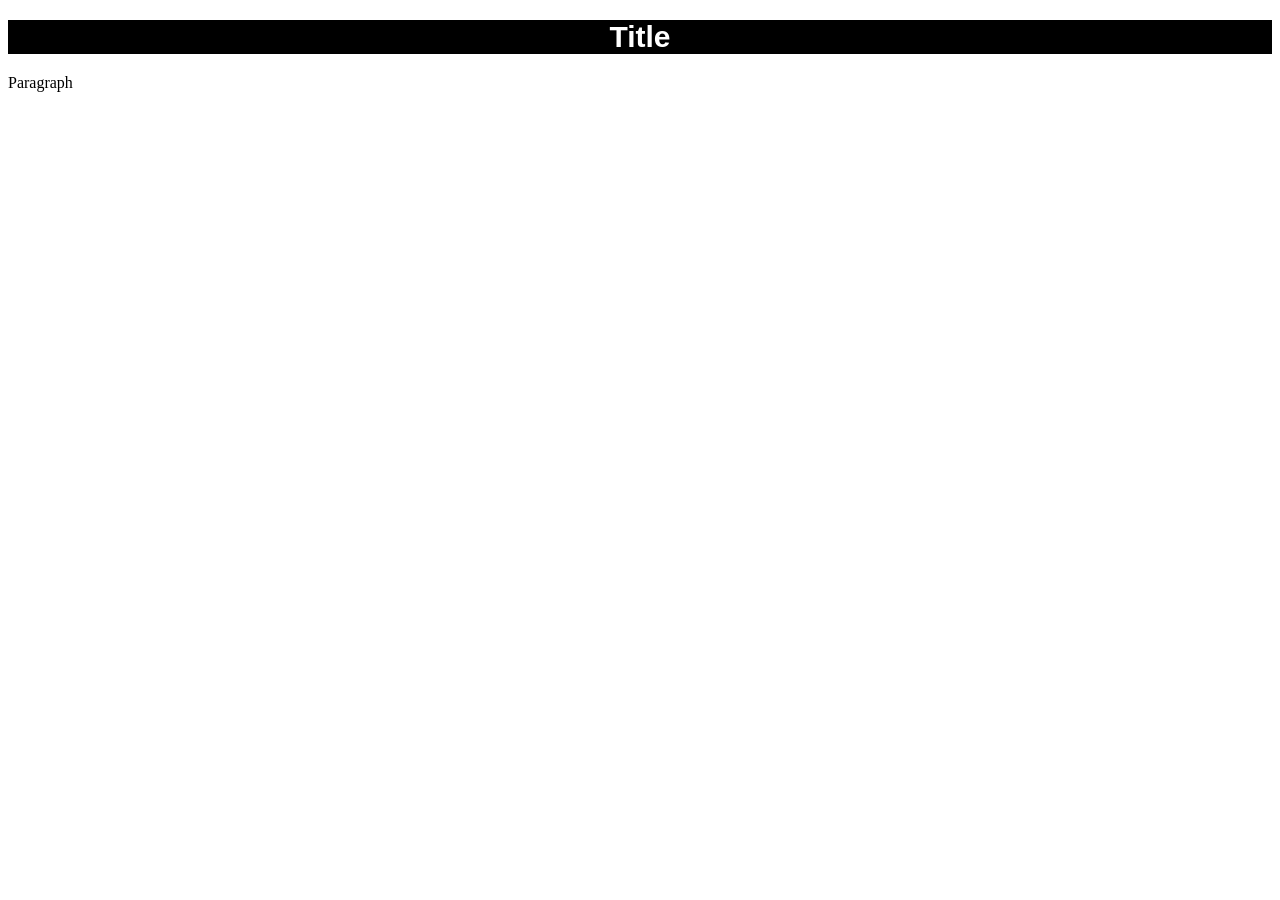
<file: styling-assignment/styled-text.html>
<!doctype html>
<html lang="en">
    <head>
        <title>Text</title>
        <link href="style.css" rel="stylesheet" />
    </head>

    <body>
        <h1>Title</h1>
        <p>Paragraph</p>
    </body>
</html>
</file>
<file: button-assignment/style.css>
.red-button {
    background-color: red;
    color: white;
    font-size: 30px;
    border: none;
    width: 200px;
}
</file>
<file: contact-button-assignment/style.css>
/*
MY COLOR PALETTE
Green - #5B7553
Cream - #E6E1C5
Brown - #513B3C
Dark red- #500902
Purple - #ADAABF
*/

body {
    background-color: #5b7553;
    text-align: center;
}

button {
    background-color: #e6e1c5;
    color: #513b3c;
    font-family: "Times New Roman", Times, serif;
    width: 150px;
    padding: 7px;
    font-weight: bold;
    margin-top: 30px;
    border: none;
    border-radius: 6px;
    font-size: 18px;
}

button:hover {
    background-color: #adaabf;
}

h1 {
    font-family: "PT Sans", sans-serif;
    letter-spacing: 1px;
}

h2 {
    font-family: "Playfair Display", serif;
    font-weight: 250;
}
</file>
<file: data-viz-project/style.css>
#article {
    margin-top: 20px;
    margin-left: 50px;
    margin-right: 50px;
}

h1 {
    font-family: "Times New Roman", serif;
    font-size: 70px;
    padding-bottom: 15px;
}

h4 {
    padding-bottom: 20px;
    font-family: "Verdana", sans-serif;
    font-style: italic;
}

h3,
p {
    font-family: "Verdana", sans-serif;
}

h3 {
    text-transform: uppercase;
}
</file>
<file: final-project/style.css>
@media screen {
    h1 {
        font-family: "Anonymous Pro";
        font-weight: bold;
        font-size: 55px;
        text-align: center;
        padding-top: 20px;
        padding-bottom: 100px;
    }

    #headline_img {
        width: 75%;
        display: block;
        margin: auto;
    }

    #image_section {
        background-color: #373737;
    }

    #headline {
        color: white;
    }

    #title_description {
        font-family: "Chivo", sans-serif;
        font-weight: 100;
        font-size: 30px;
        padding-left: 15px;
        padding-right: 15px;
    }

    #paper_edge {
        float: left;
    }

    p {
        font-family: "Chivo", sans-serif;
    }

    #date {
        font-style: italic;
        padding-left: 15px;
        text-align: center;
        font-family: "Anonymous Pro";
    }

    #author {
        padding-left: 15px;
        padding-top: 20px;
        font-weight: bold;
        text-align: center;
        font-family: "Anonymous Pro";
    }

    h2 {
        color: #bd0000;
        font-family: "Chivo", sans-serif;
        font-size: 65px;
        padding-top: 15px;
    }

    #posters_img {
        display: block;
        margin: auto;
        width: 100%;
        padding-top: 10px;
        padding-bottom: 10px;
    }

    .caption {
        font-size: 12.5px;
        font-family: "Anonymous Pro";
    }

    #wilcox_img {
        width: 50%;
        float: right;
        padding-left: 5px;
    }

    #wilcox_caption {
        width: 50%;
        float: right;
        padding-bottom: 5px;
    }

    #quote {
        font-family: "Anonymous Pro";
        padding-bottom: 30px;
        padding-top: 10px;
        font-weight: bold;
        width: 75%;
        margin: auto;
    }

    #quote_source {
        font-family: "Anonymous Pro";
        padding-bottom: 30px;
        width: 75%;
        margin: auto;
    }

    .red {
        color: #bd0000;
    }

    #map_caption {
        font-size: 13px;
        text-align: center;
    }

    #womens_march {
        width: 100%;
    }
}

@media (min-width: 576px) {
    h1 {
        font-size: 55px;
    }
}

@media (min-width: 786px) {
    h1 {
        font-size: 80px;
    }
}
</file>
<file: styling-assignment/style.css>
h1 {
            background-color: black;
            color: white;
            font-family: Arial;
            font-size: 30px;
            text-align: center;
        }
</file>
